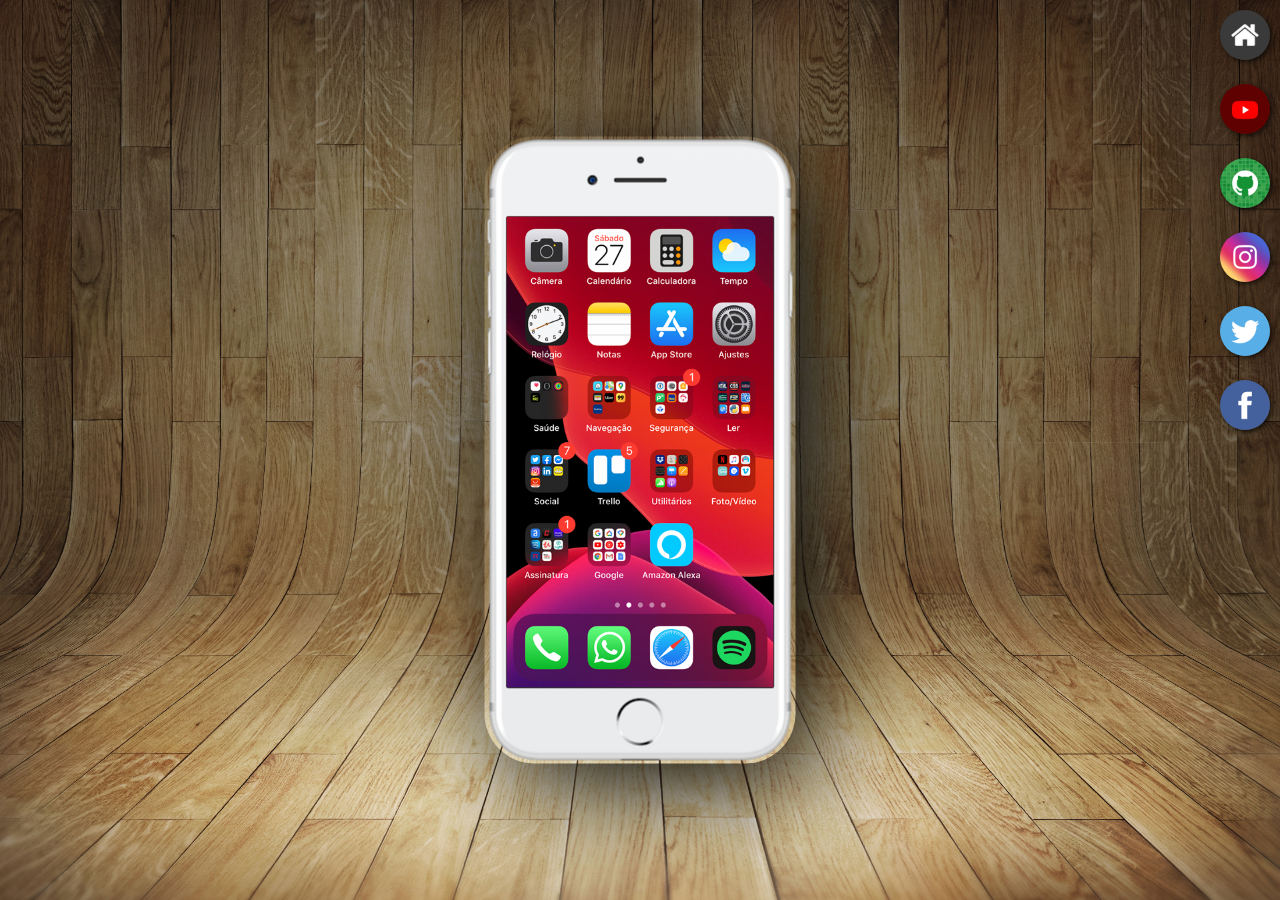
<file: index.html>
<!DOCTYPE html>
<html lang="pt-br">
<head>
    <meta charset="UTF-8">
    <meta http-equiv="X-UA-Compatible" content="IE=edge">
    <meta name="viewport" content="width=device-width, initial-scale=1.0">
    <title>Projeto Redes Sociais</title>
    <link rel="shortcut icon" href="favicon.ico" type="image/x-icon">
    <link rel="stylesheet" href="estilos/style.css">
</head>
<body>
    <main>
        <section id="telefone">
            <iframe src="home.html" name="tela" id="tela" frameborder="0"></iframe>
        </section>
        <section id="redes-sociais">

            <a href="home.html" target="tela"><img src="imagens/logo-home.jpg" alt="home"></a><br>
            <a href="youtube.html" target="tela"><img src="imagens/logo-youtube.jpg" alt="youtube"></a><br>
            <a href="github.html" target="tela"><img src="imagens/logo-github.jpg" alt="github"></a><br>
            <a href="instagram.html" target="tela"><img src="imagens/logo-instagram.jpg" alt="instagram"></a><br>
            <a href="twitter.html" target="tela"><img src="imagens/logo-twitter.jpg" alt="twitter"></a><br>
            <a href="facebook.html" target="tela"><img src="imagens/logo-facebook.jpg" alt="facebook"></a>
        </section>
    </main>
    
</body>
</html>
</file>
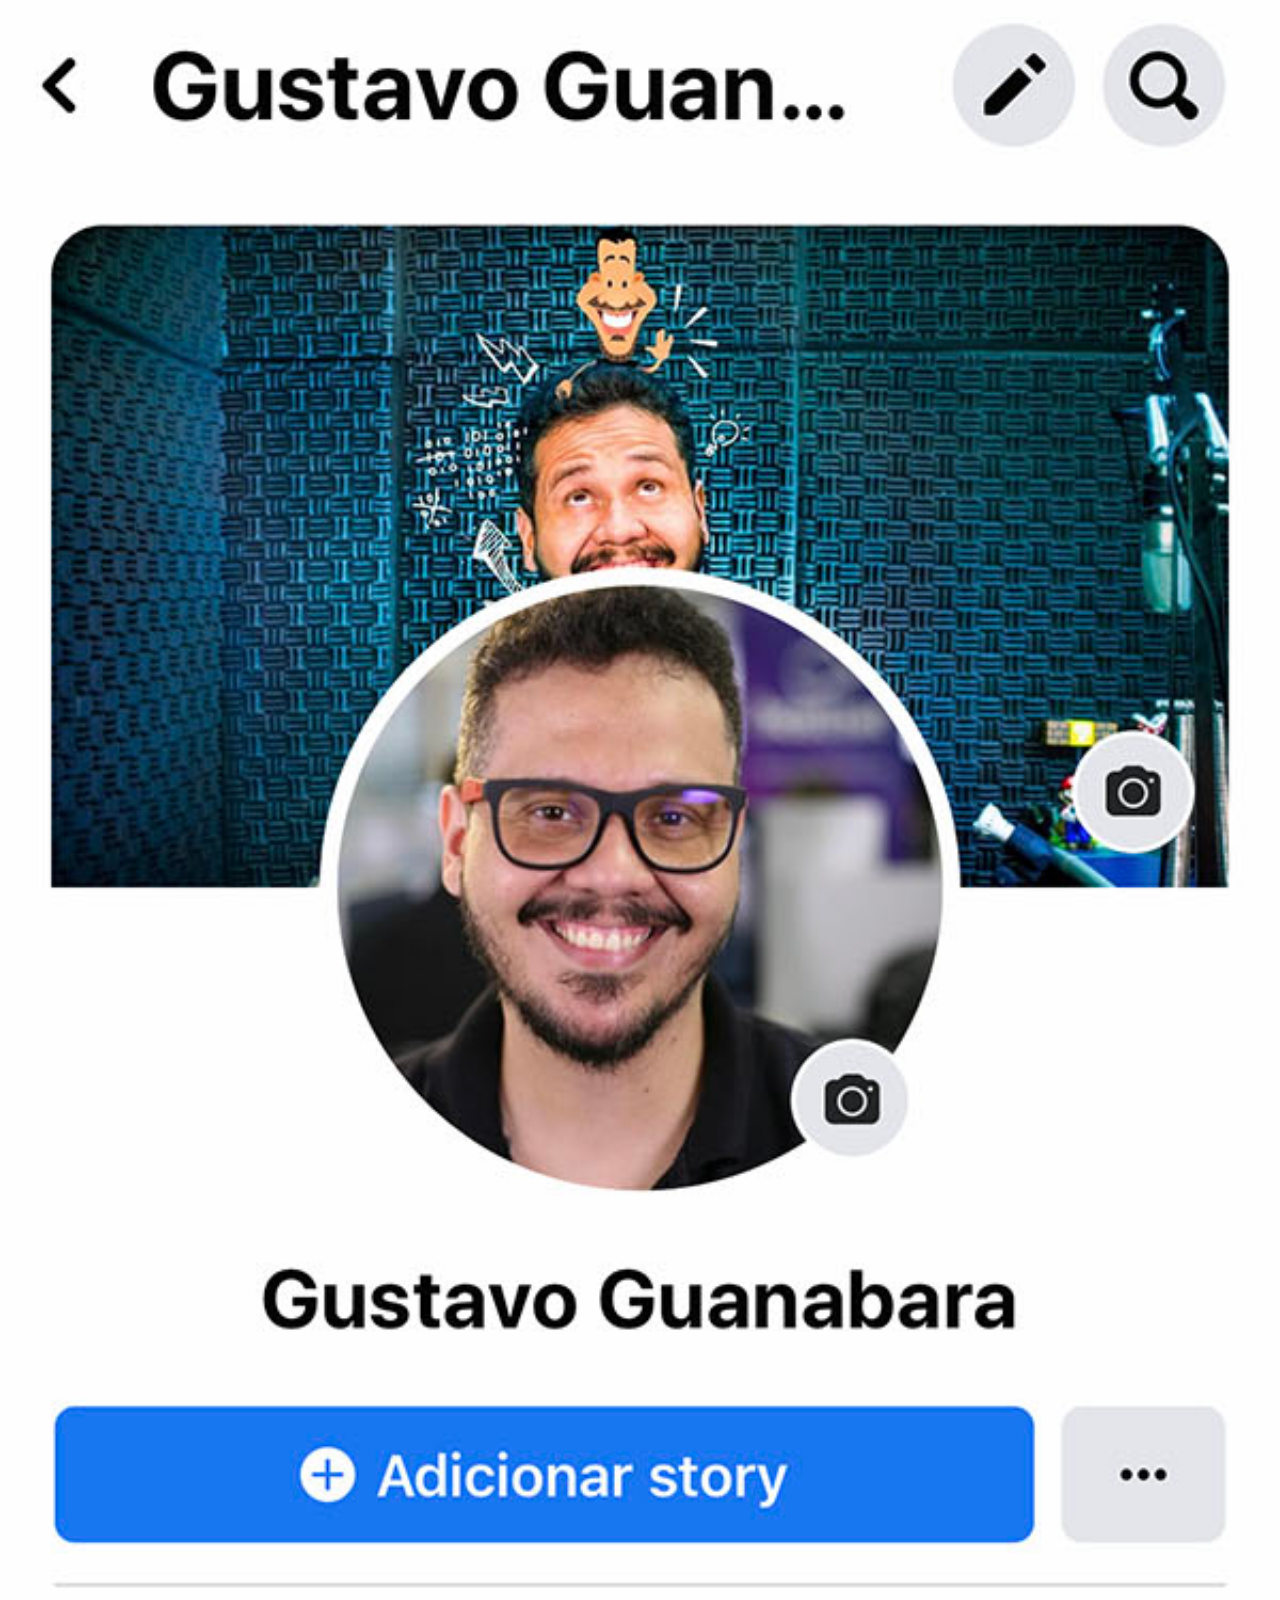
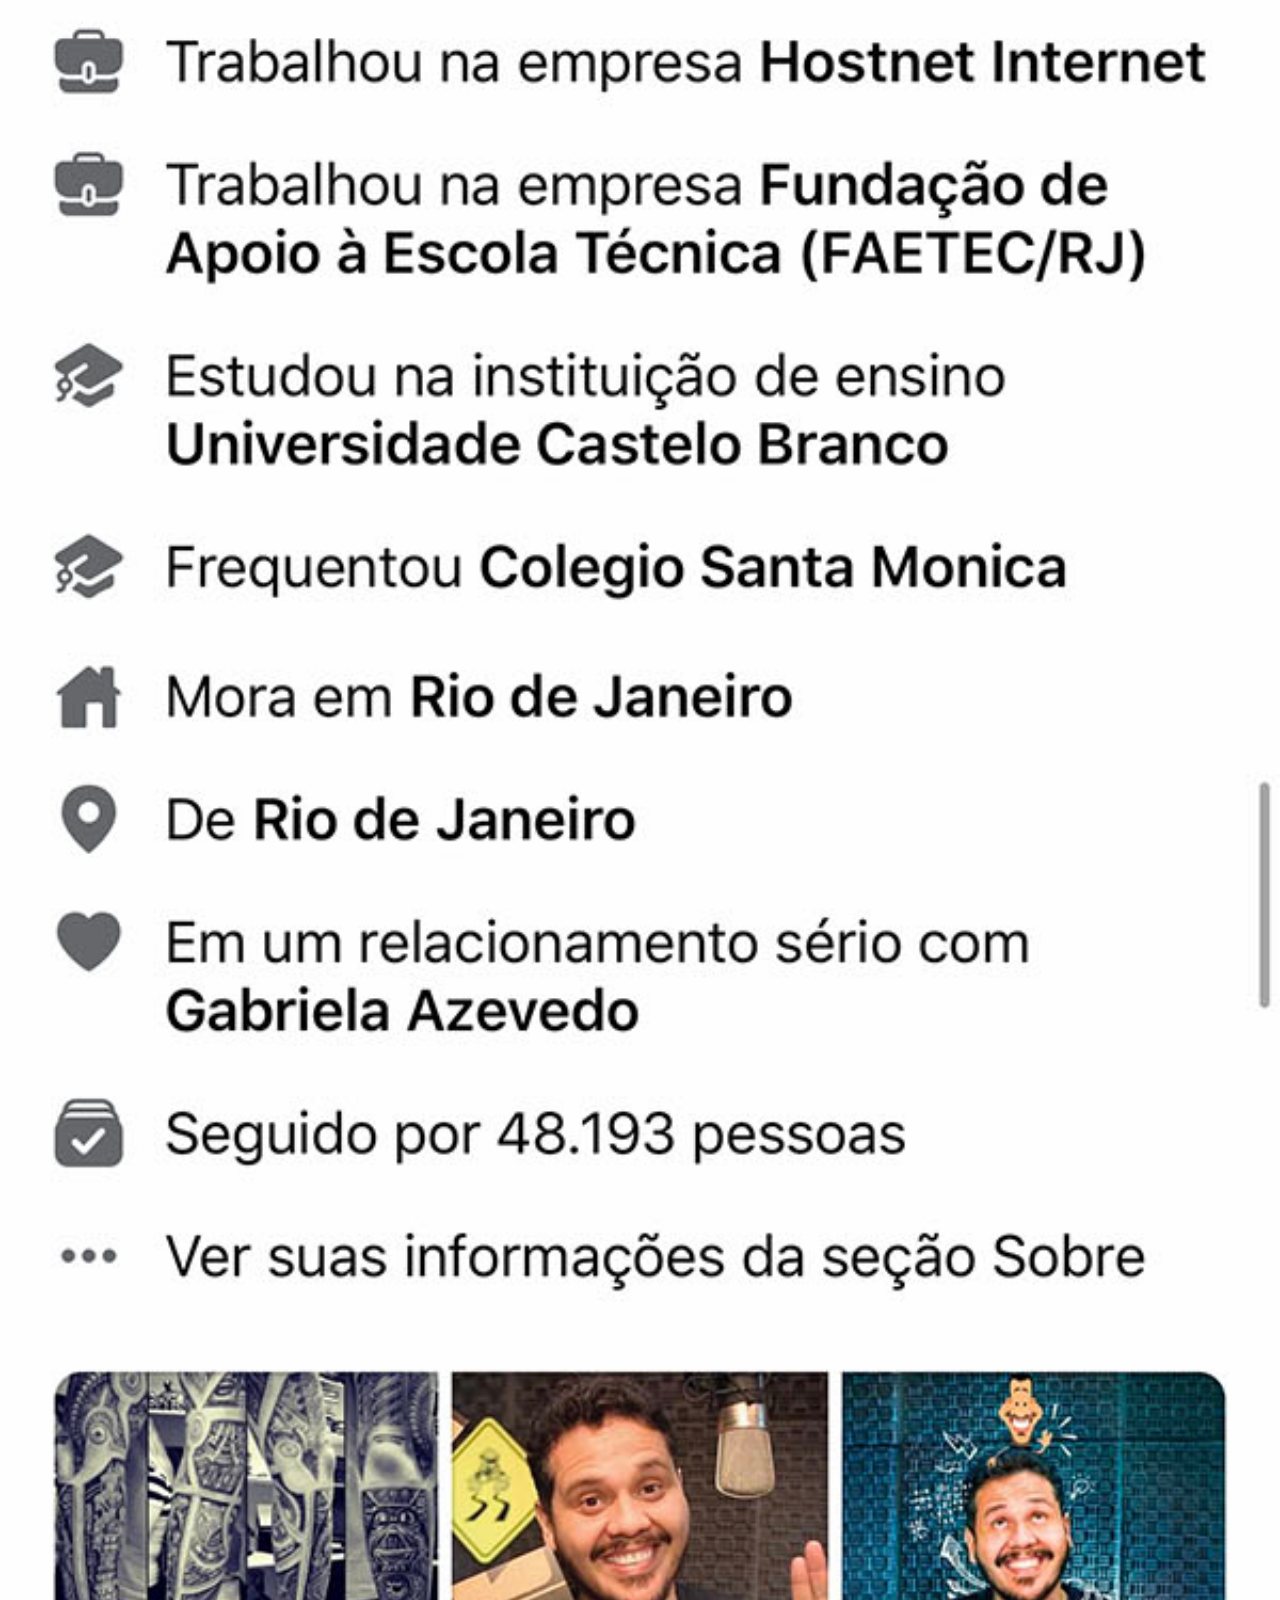
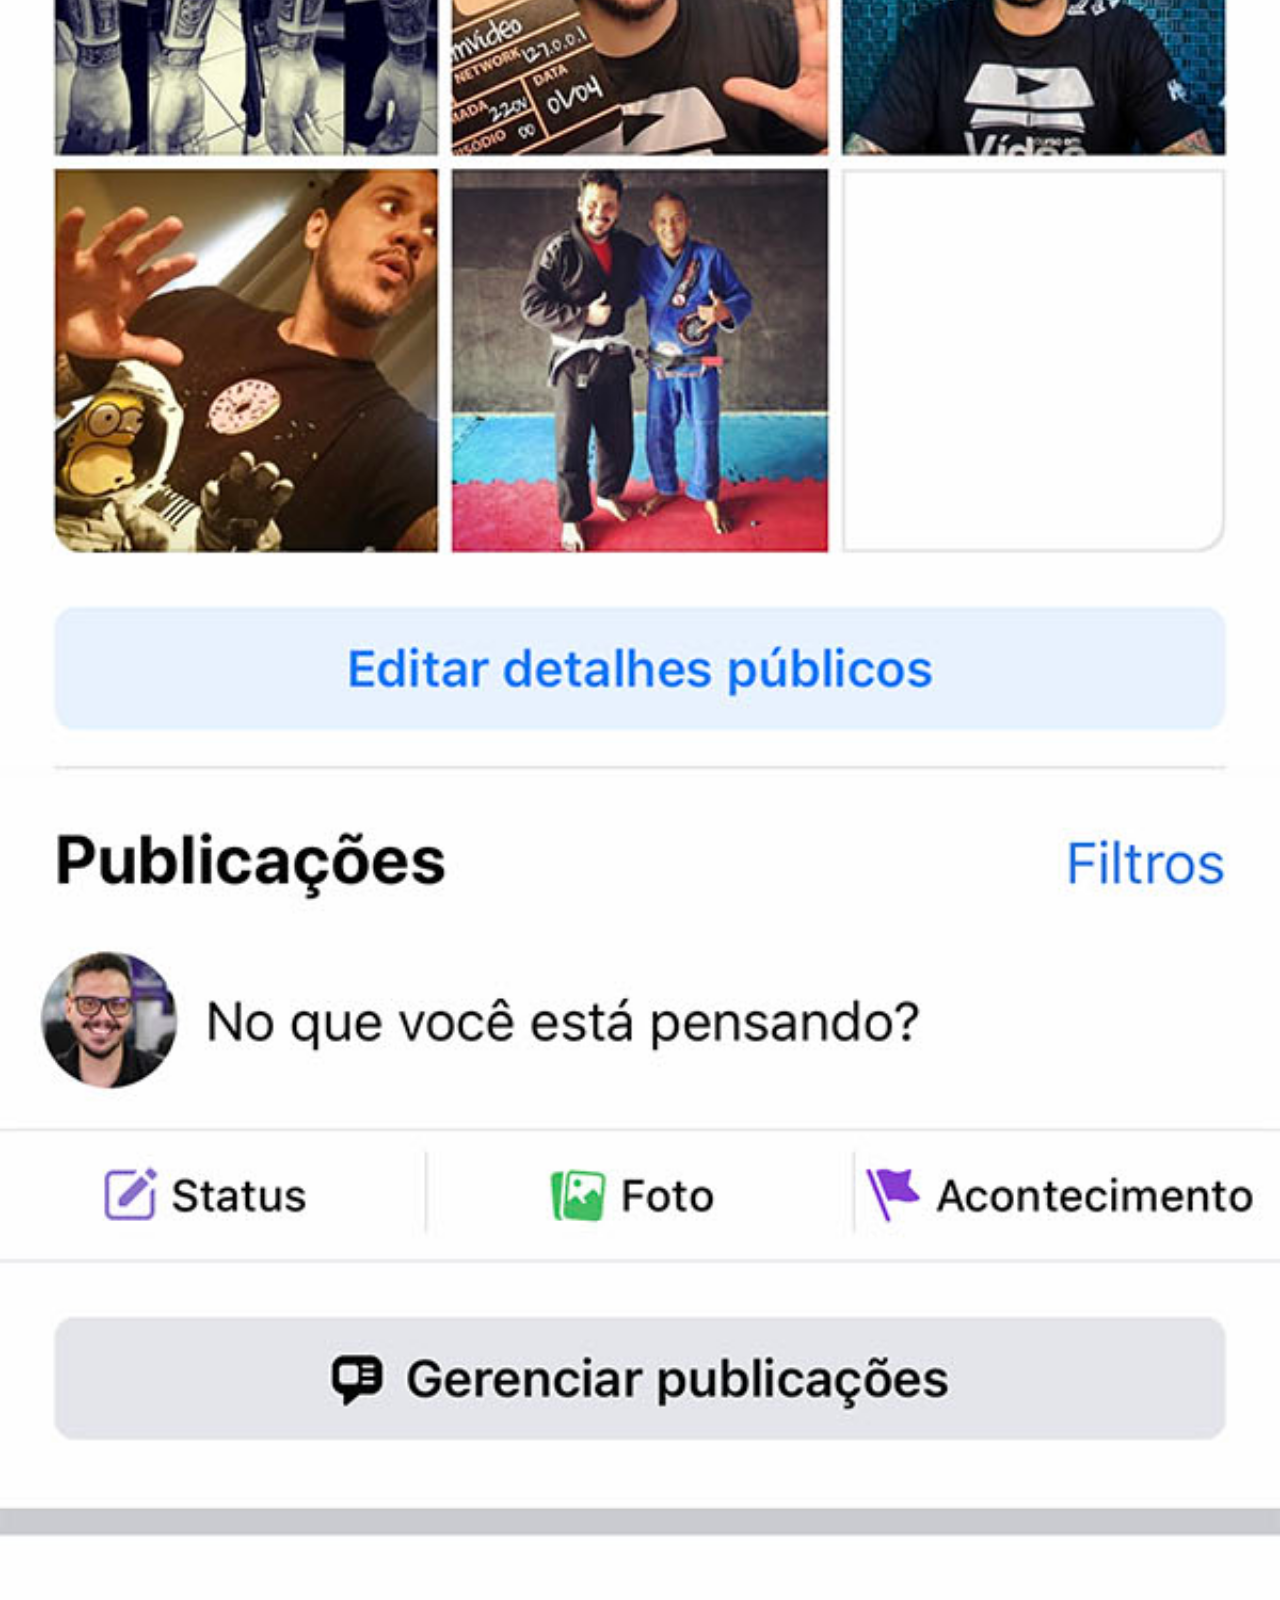
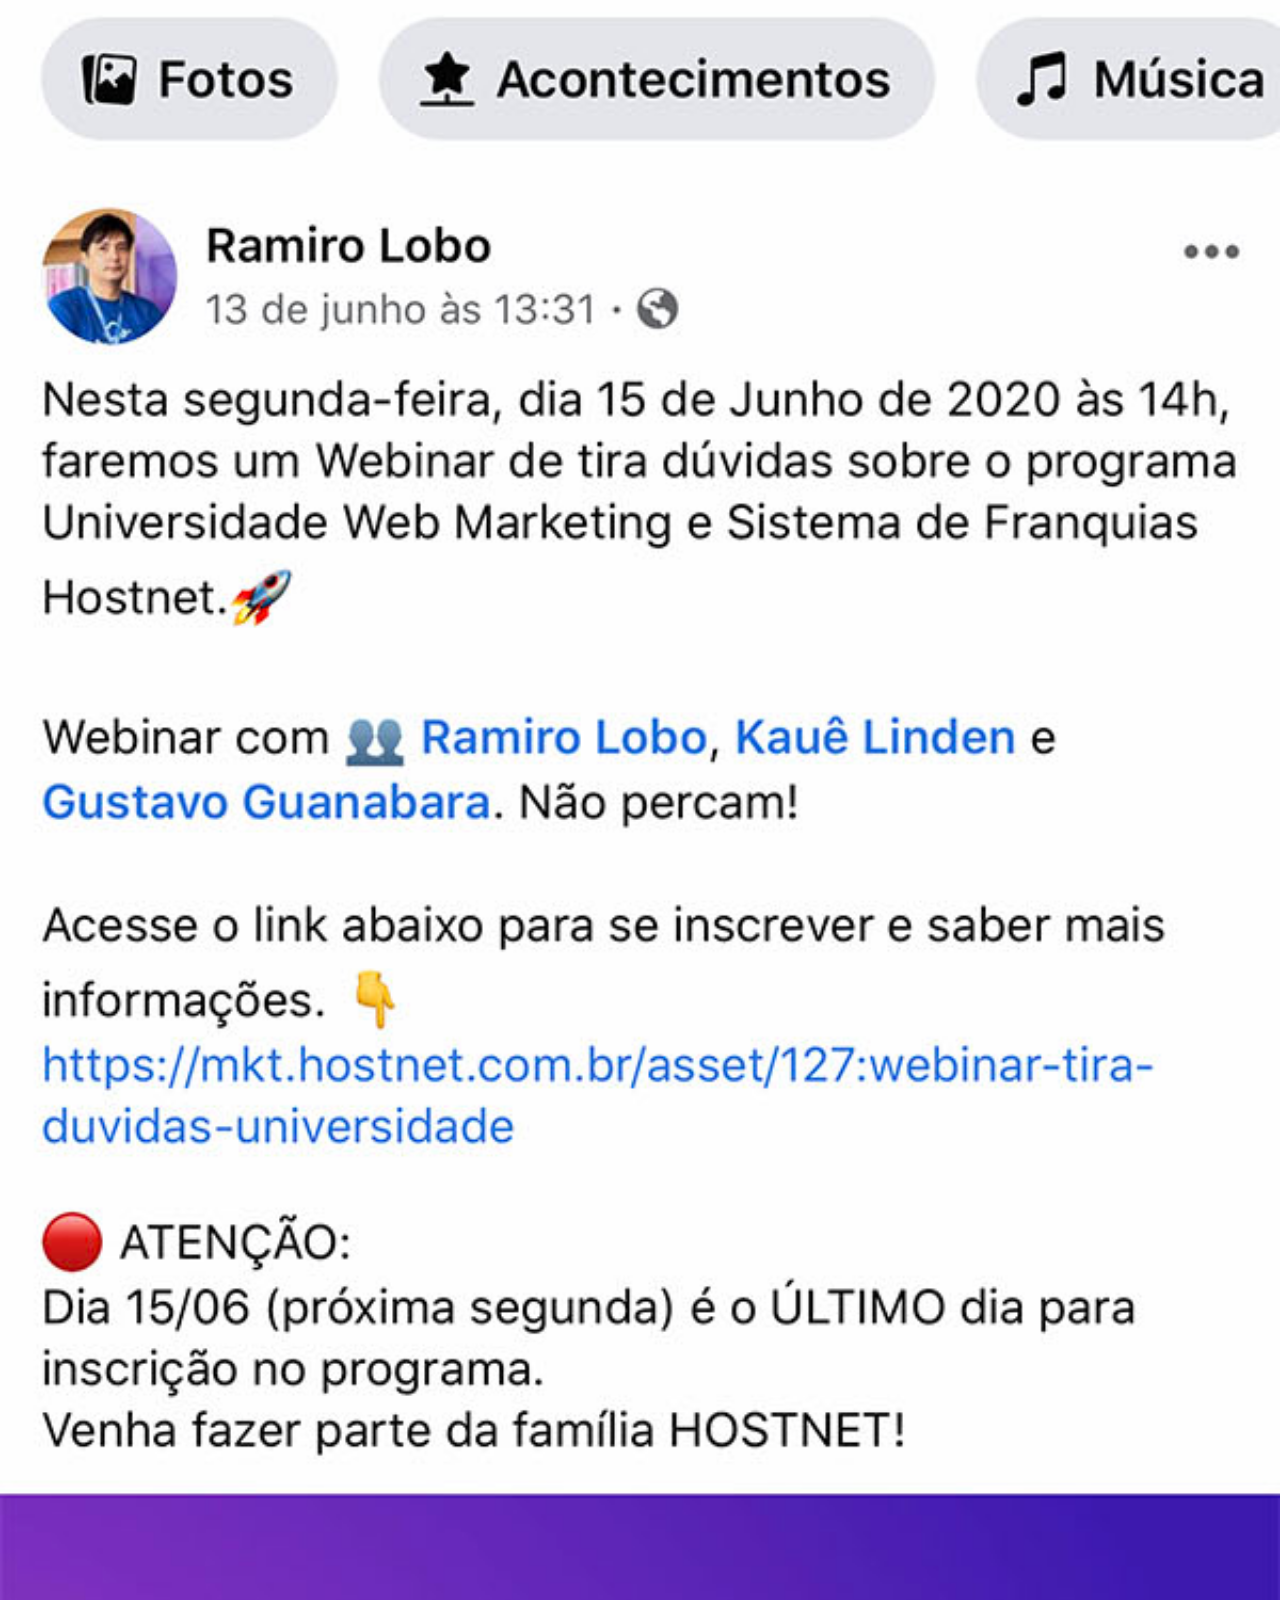
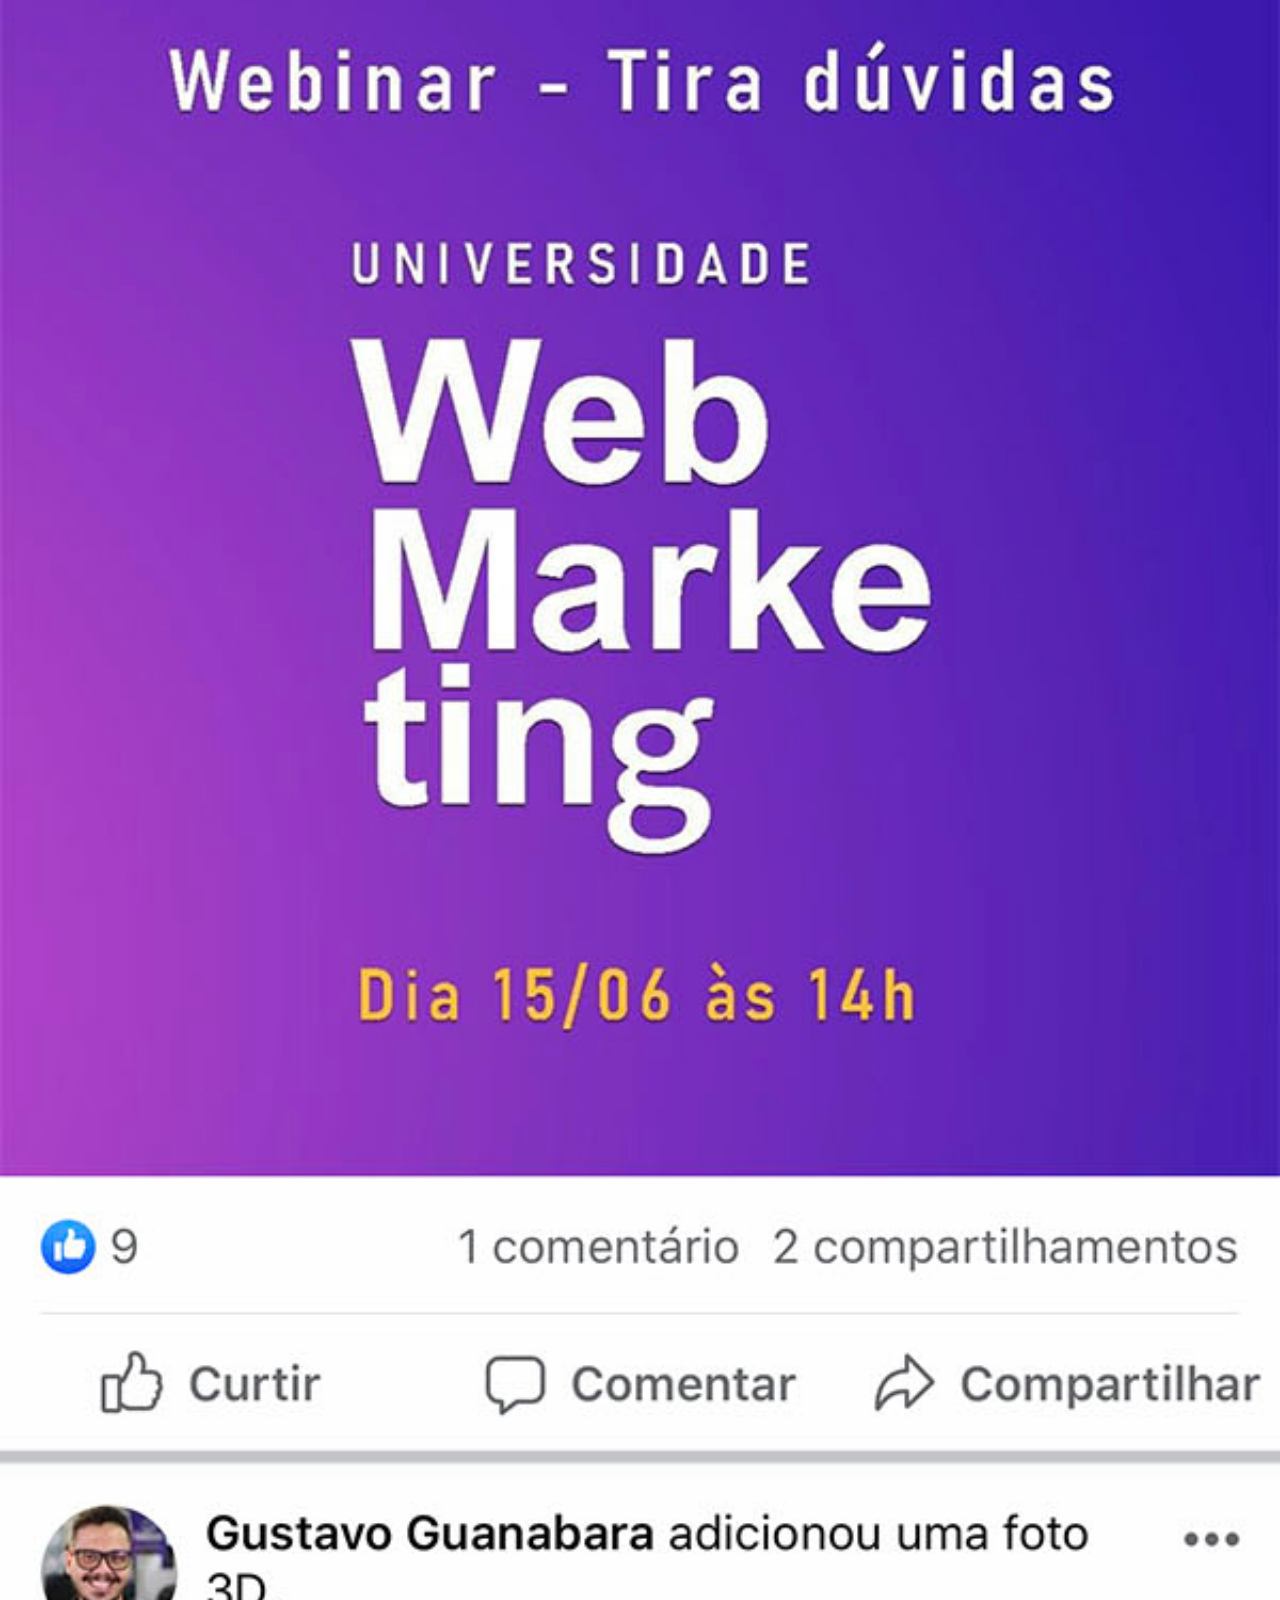
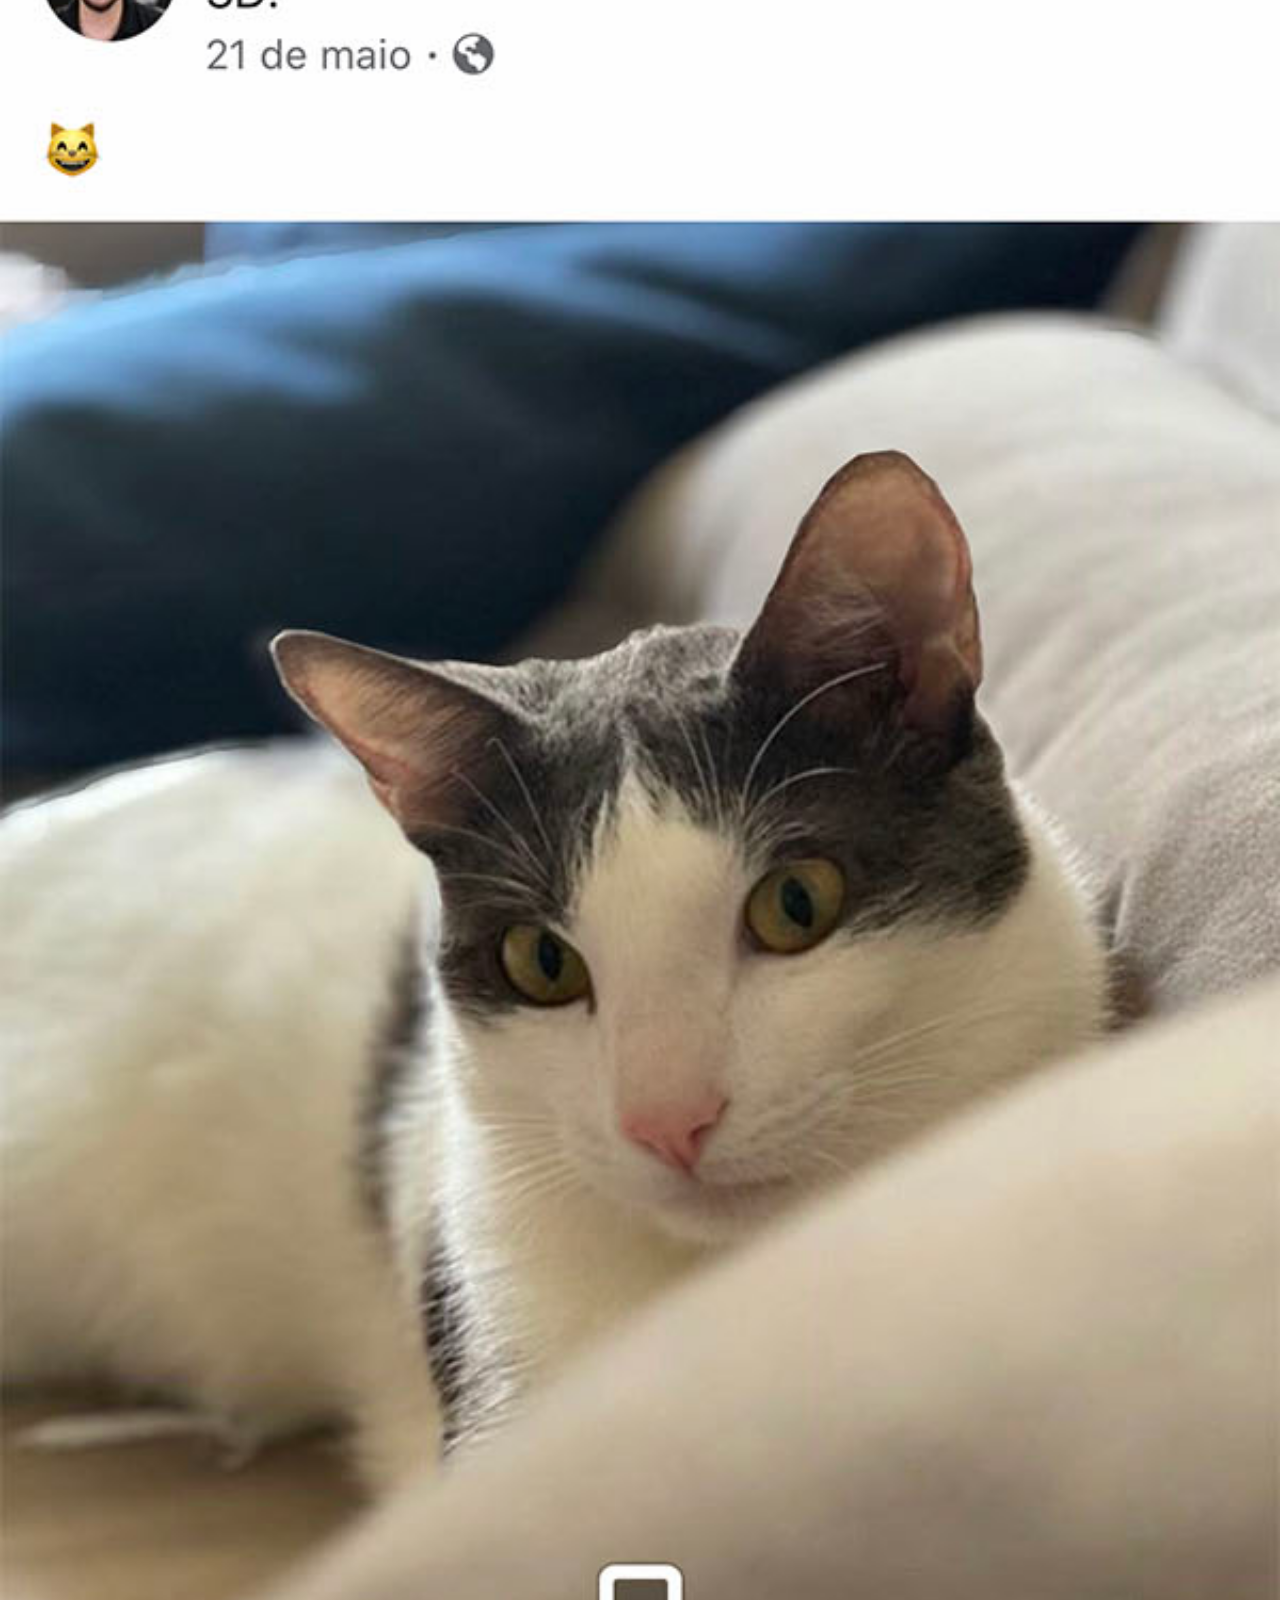
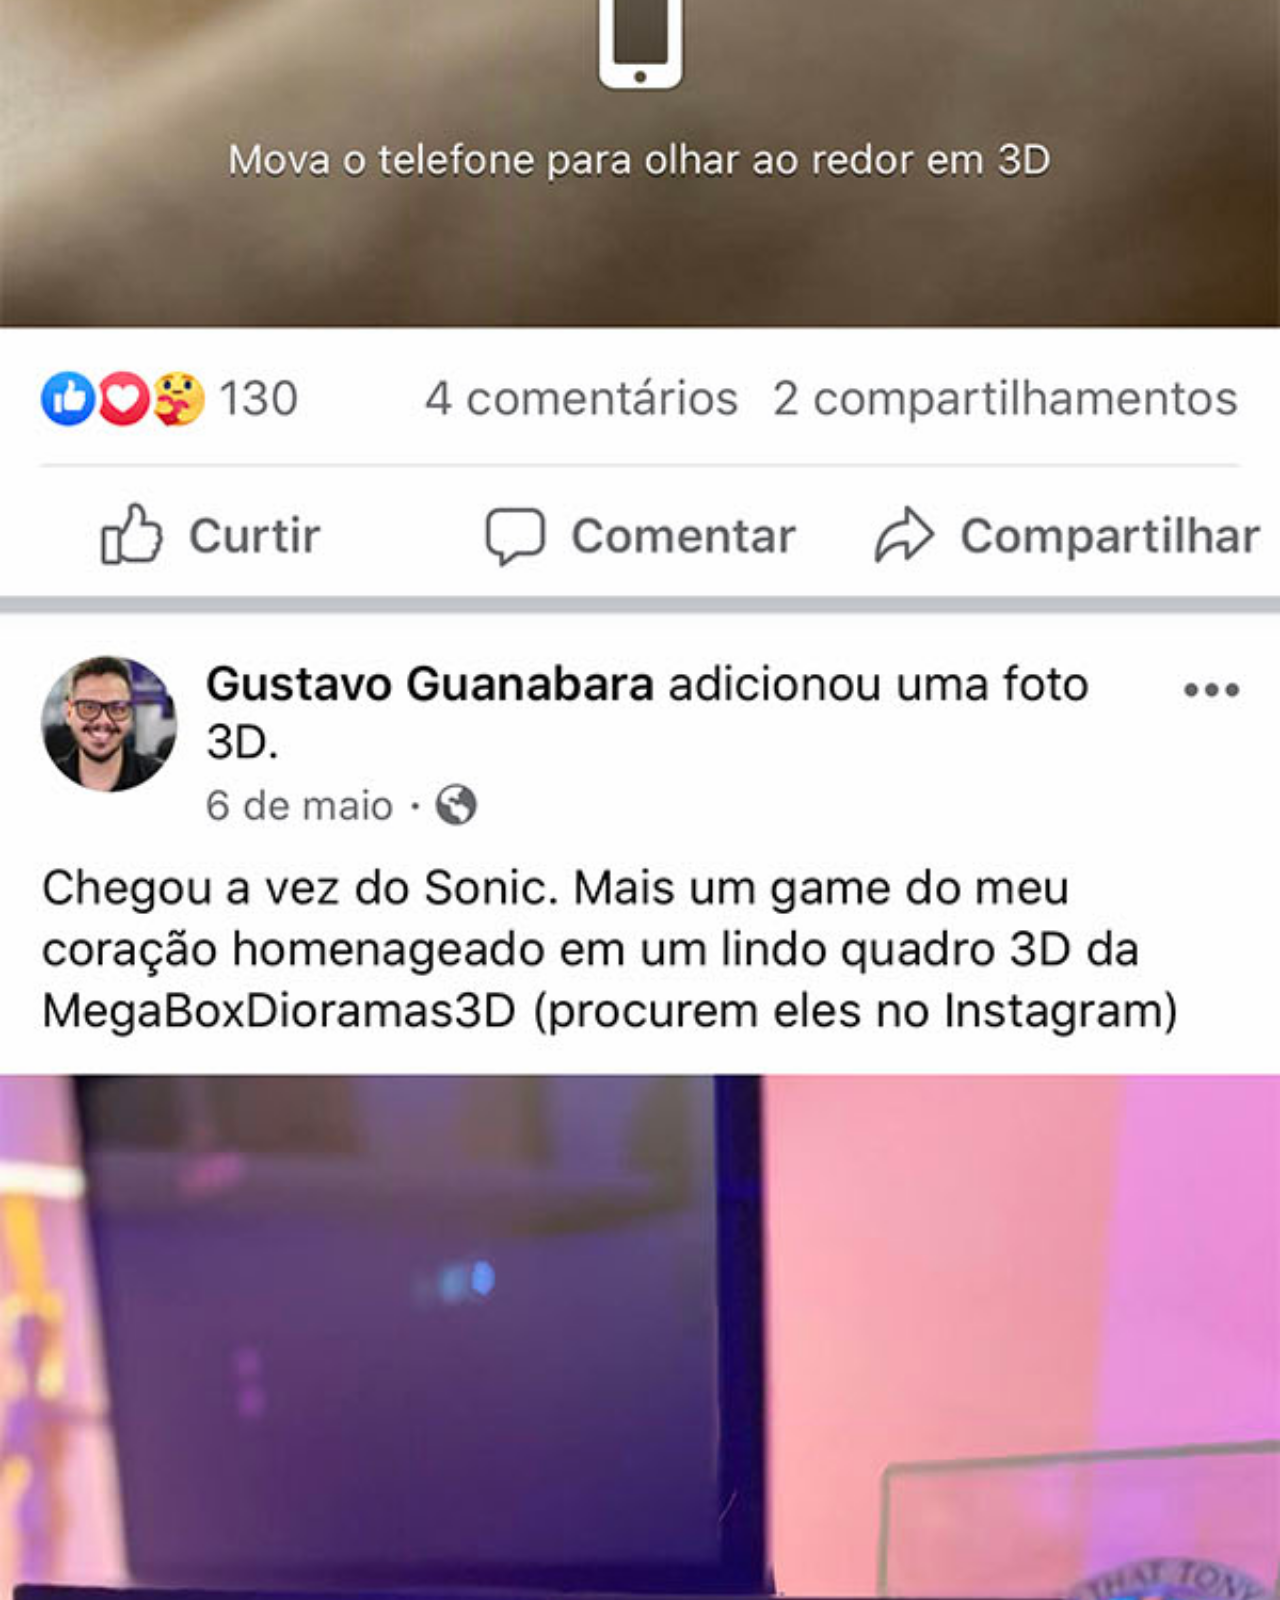
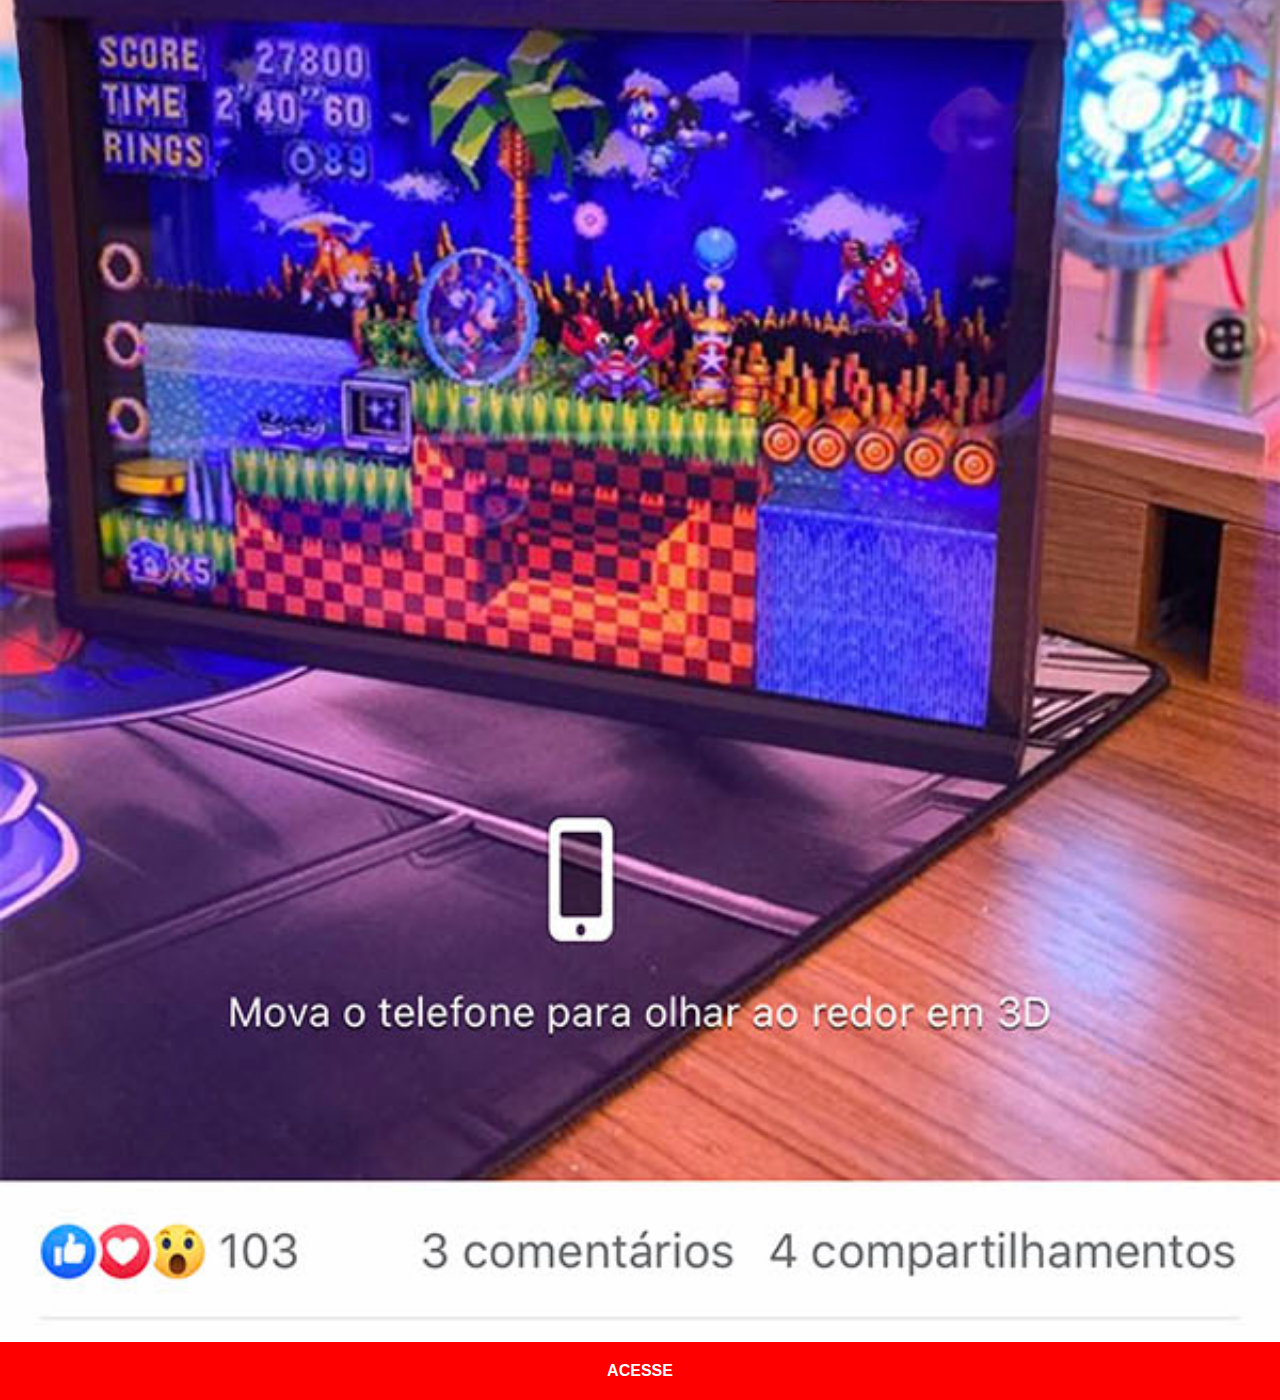
<file: facebook.html>
<!DOCTYPE html>
<html lang="pt-br">
<head>
    <meta charset="UTF-8">
    <meta http-equiv="X-UA-Compatible" content="IE=edge">
    <meta name="viewport" content="width=device-width, initial-scale=1.0">
    <title>Facebook</title>
    <link rel="stylesheet" href="estilos/social.css">
</head>
<body>
    <img src="imagens/tela-facebook.jpg" alt="Facebook">
    <a href="https://www.youtube.com" target="_blank">ACESSE</a>
    
</body>
</html>
</file>
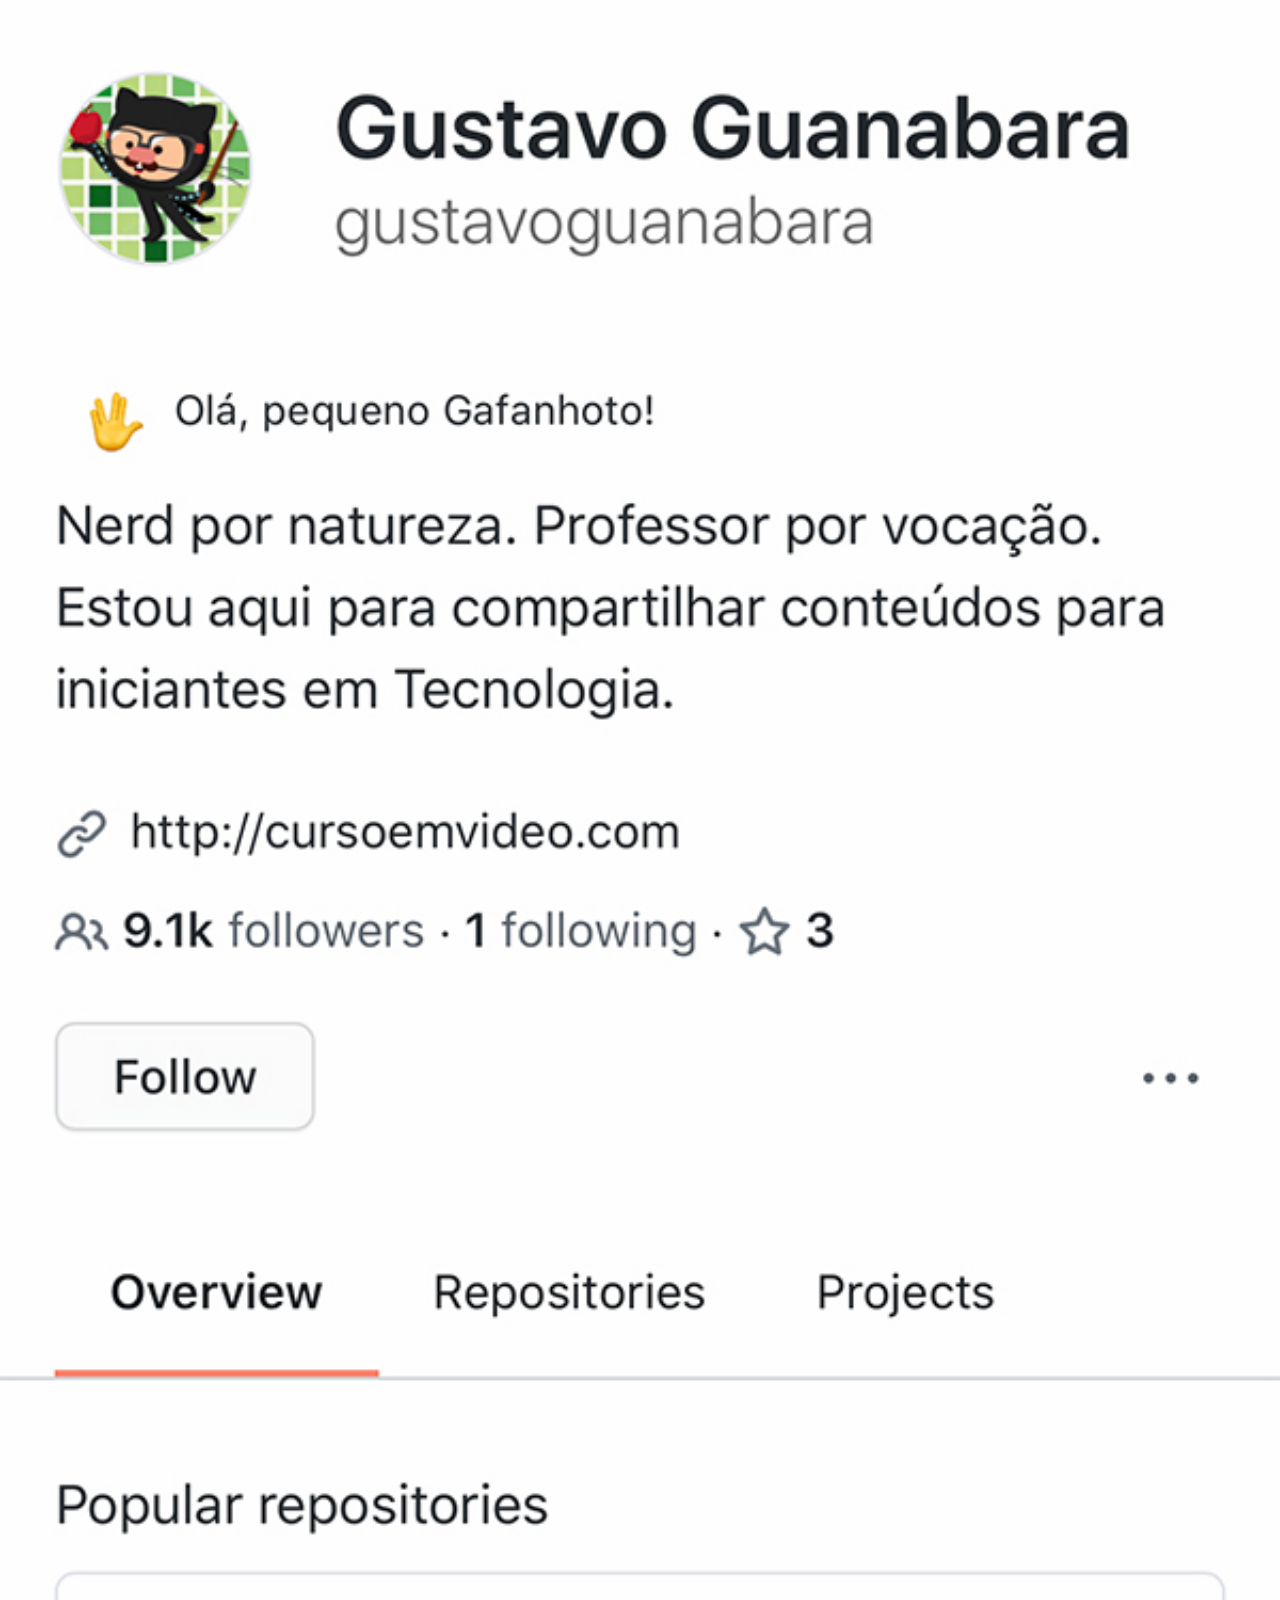
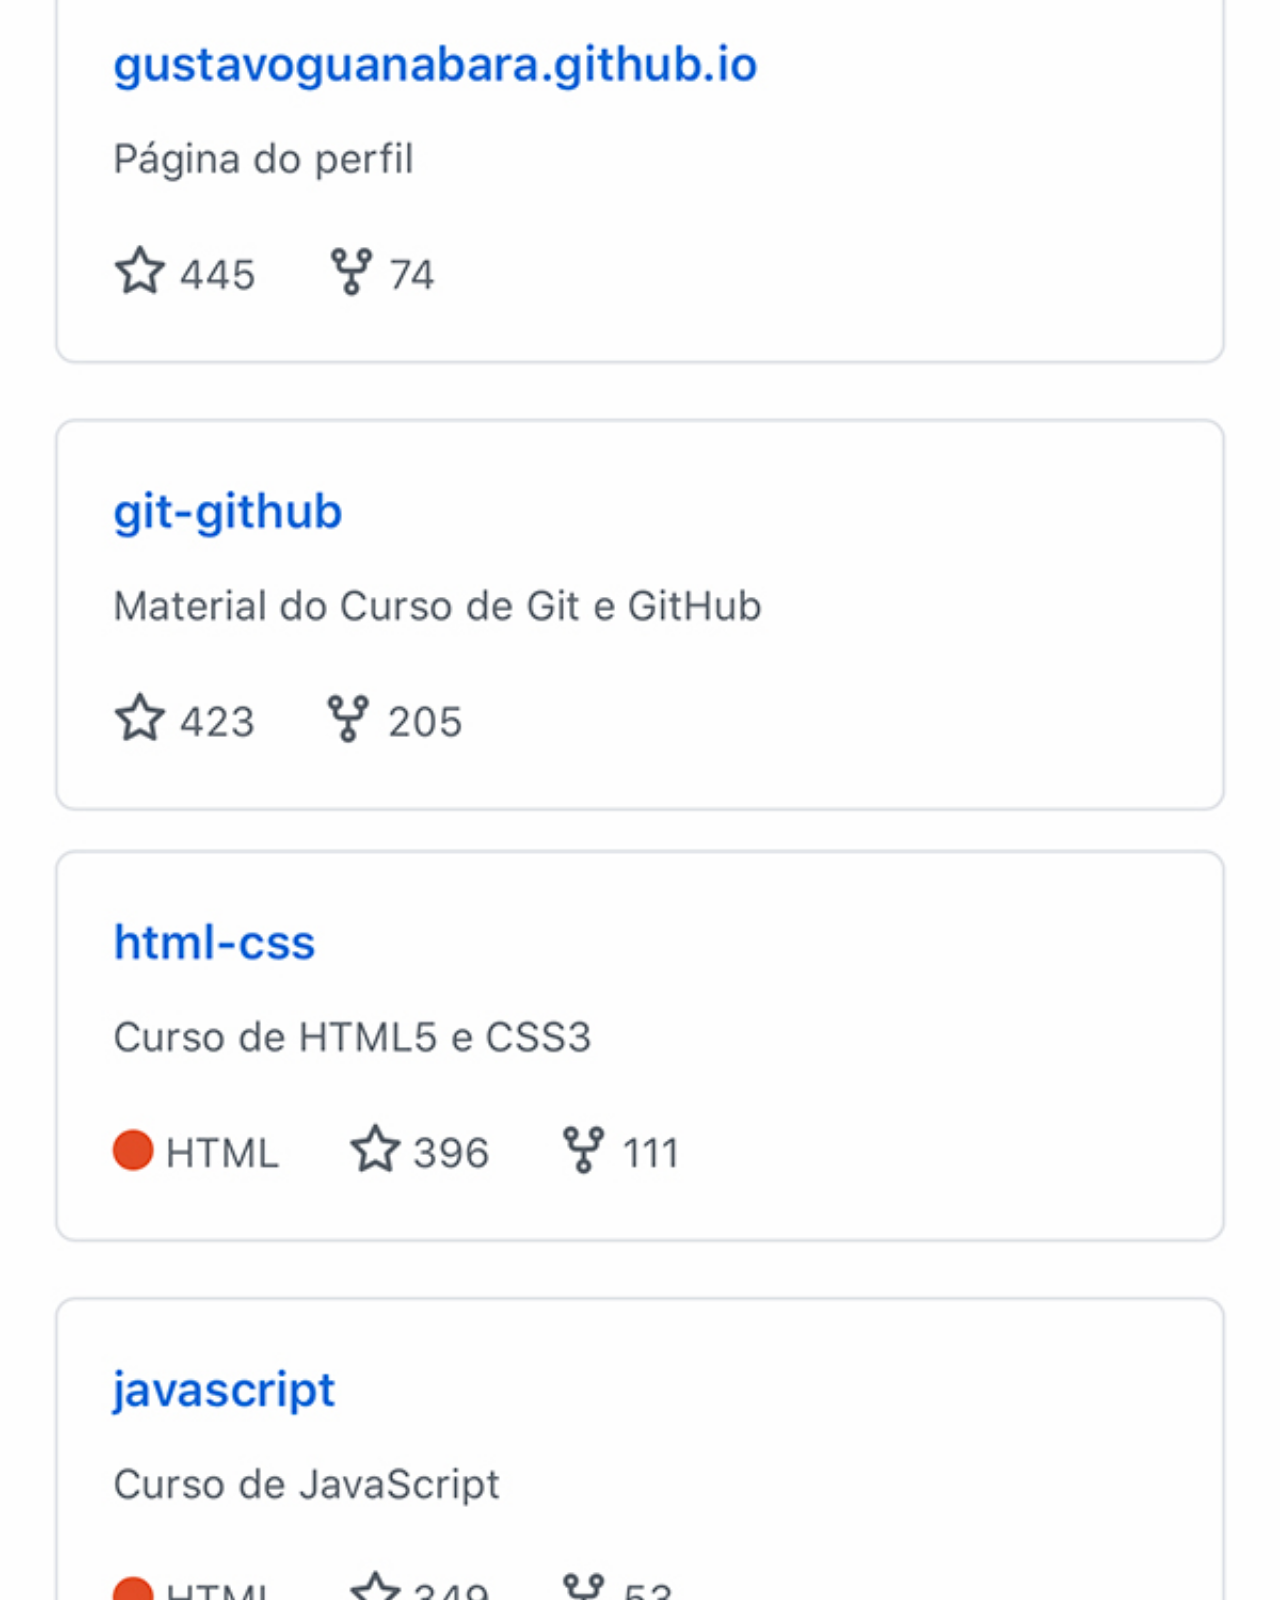
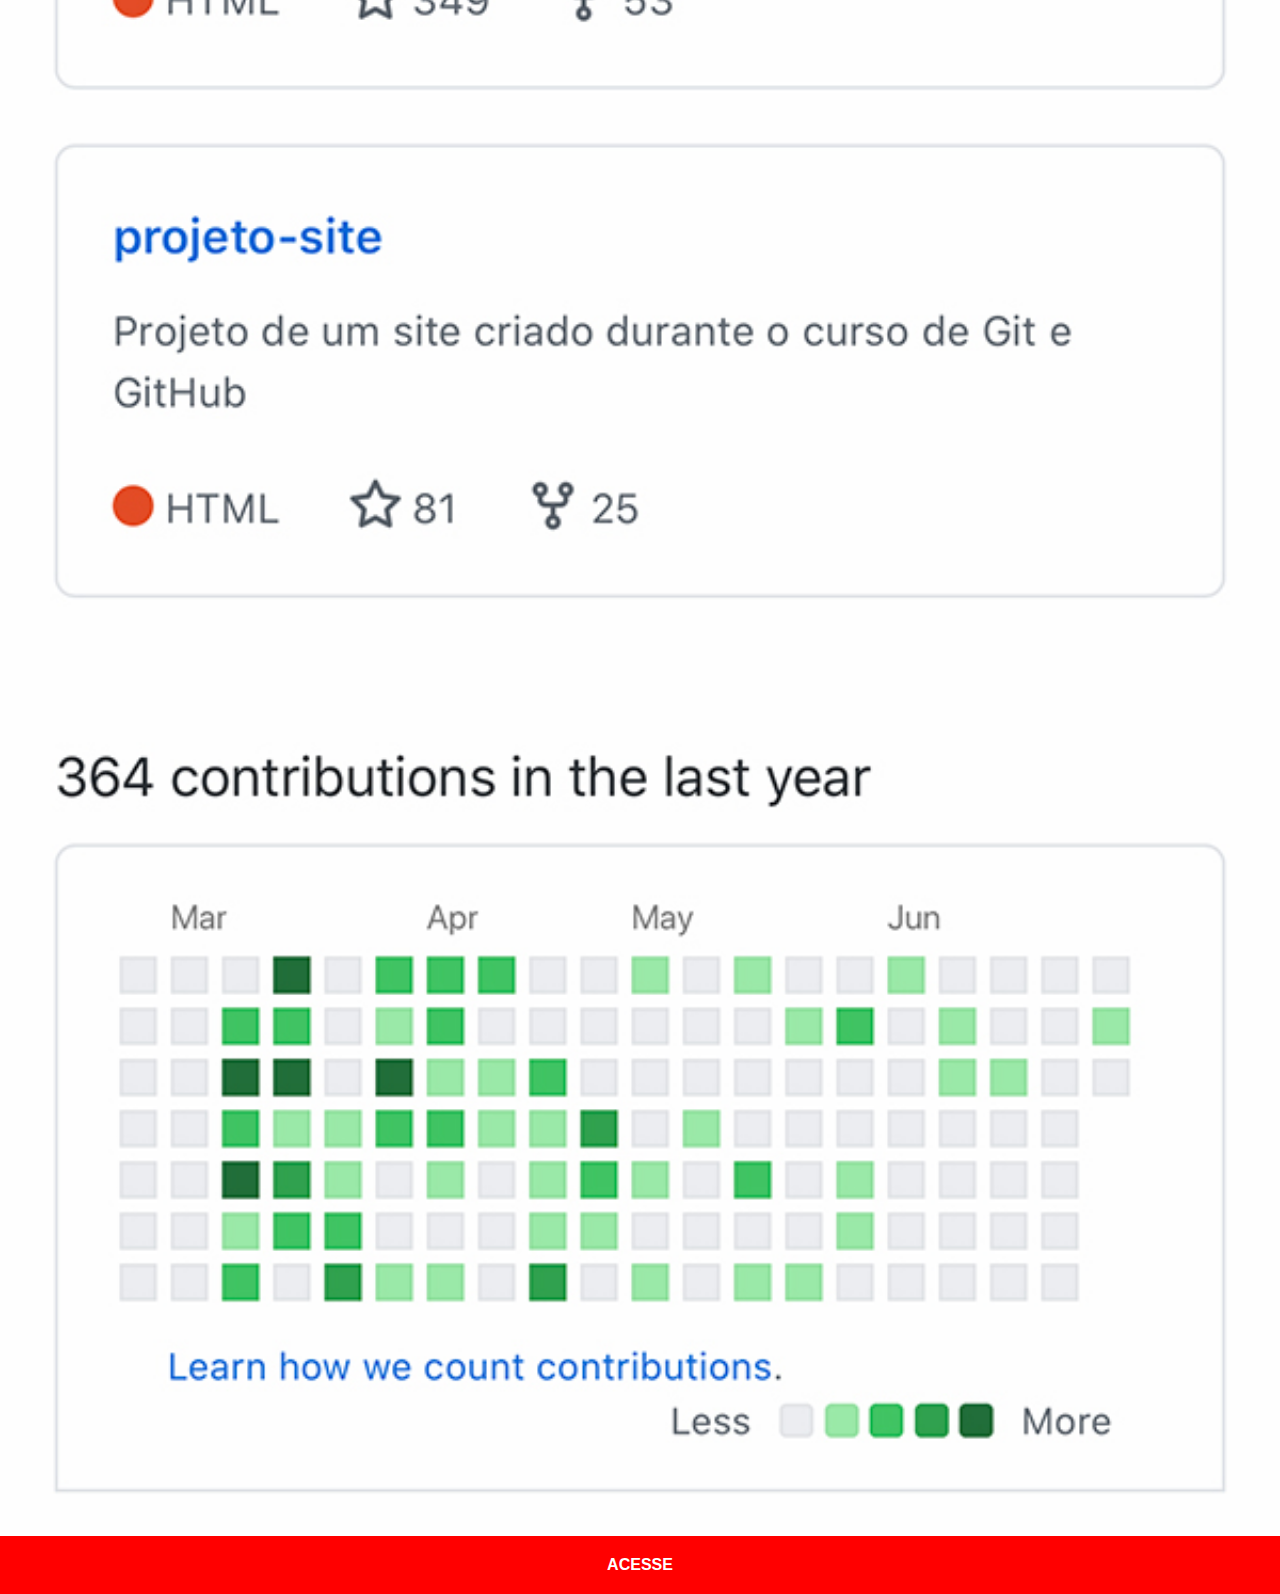
<file: github.html>
<!DOCTYPE html>
<html lang="pt-br">
<head>
    <meta charset="UTF-8">
    <meta http-equiv="X-UA-Compatible" content="IE=edge">
    <meta name="viewport" content="width=device-width, initial-scale=1.0">
    <title>GitHub</title>
    <link rel="stylesheet" href="estilos/social.css">
</head>
<body>
    <img src="imagens/tela-github.jpg" alt="GitHub">
    <a href="https://www.github.com" target="_blank">ACESSE</a>
    
</body>
</html>
</file>
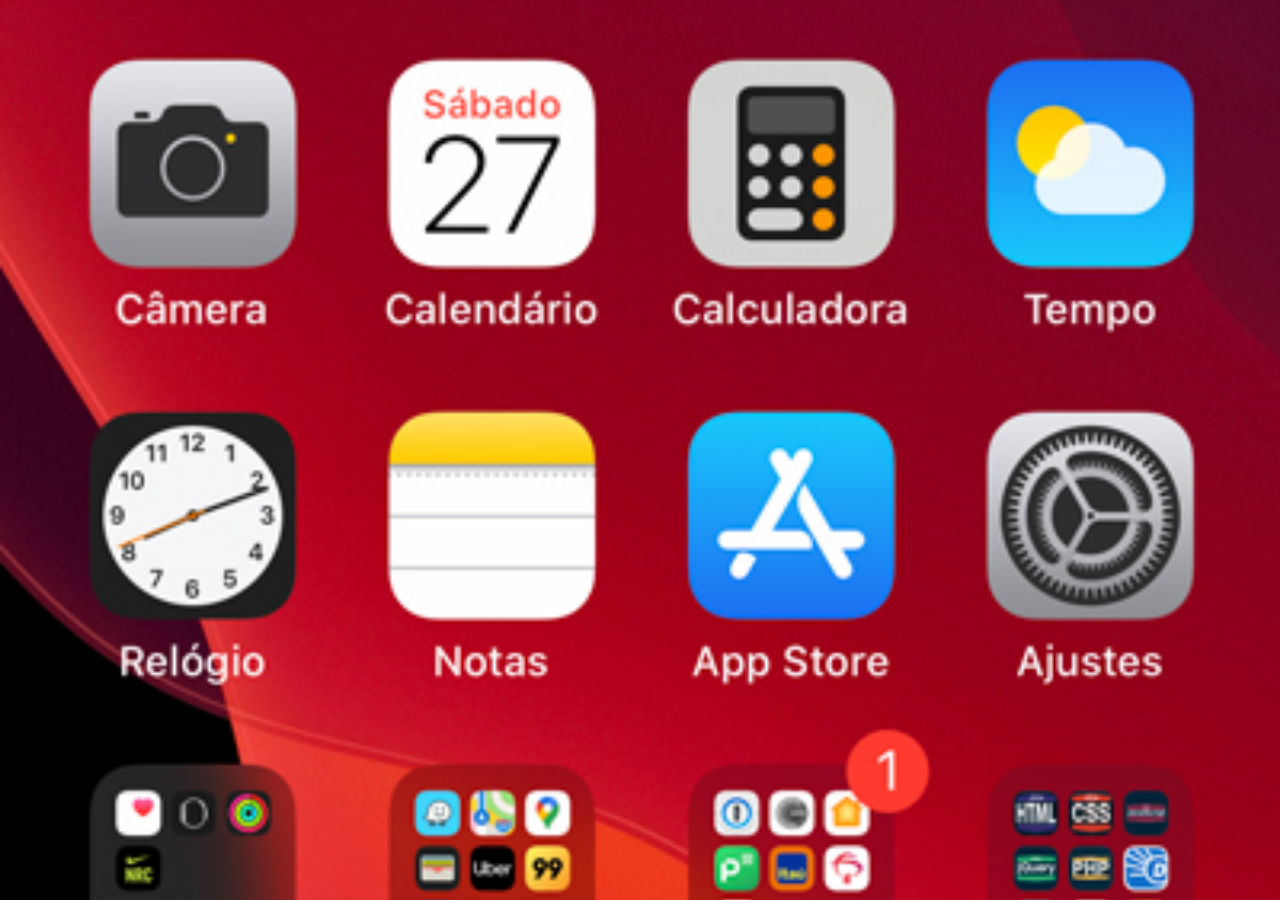
<file: home.html>
<!DOCTYPE html>
<html lang="pt-br">
<head>
    <meta charset="UTF-8">
    <meta http-equiv="X-UA-Compatible" content="IE=edge">
    <meta name="viewport" content="width=device-width, initial-scale=1.0">
    <title>home</title>
</head>
<style>
    *{
        margin: 0px;
        padding: 0px;
    }
    body{
        width: 100vw;
        height: 100vh;
        background: black url('imagens/tela-home.jpg') no-repeat top center;
        background-size: cover;
    }
</style>
<body>
    
</body>
</html>
</file>
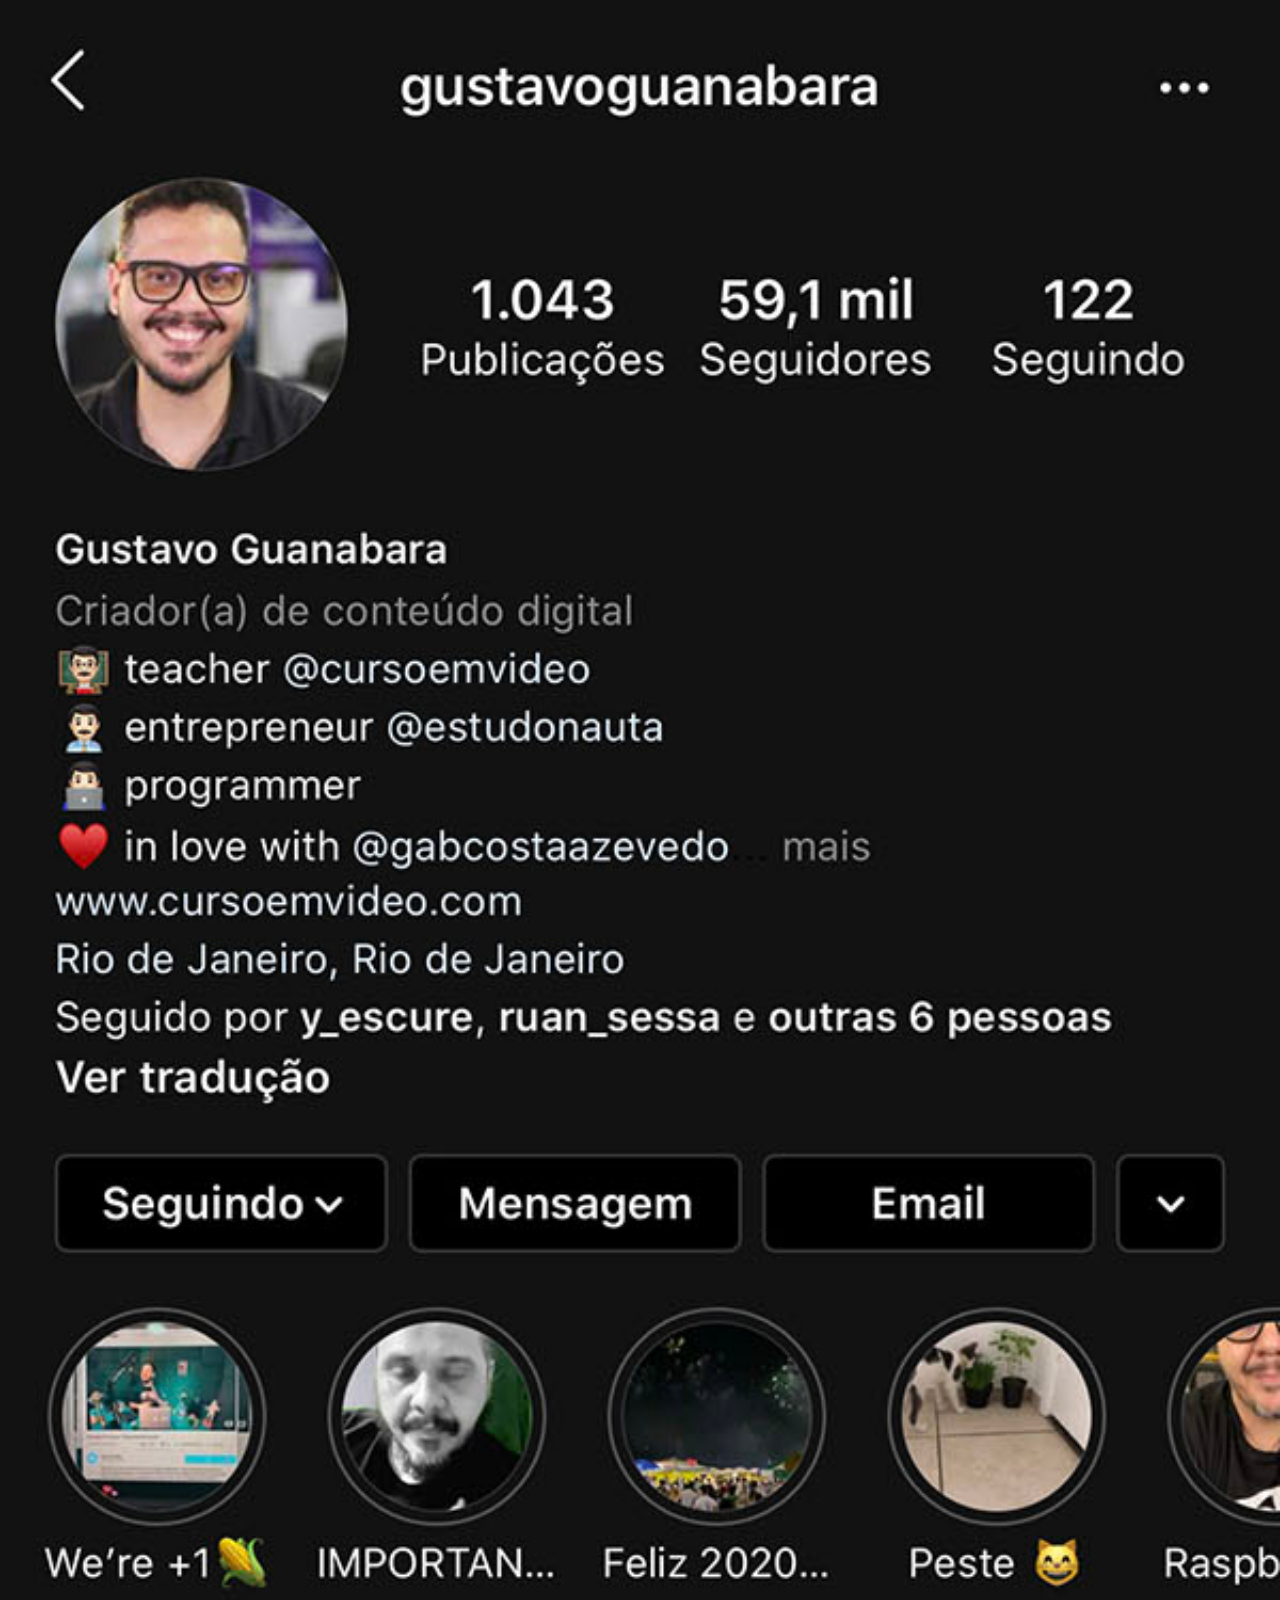
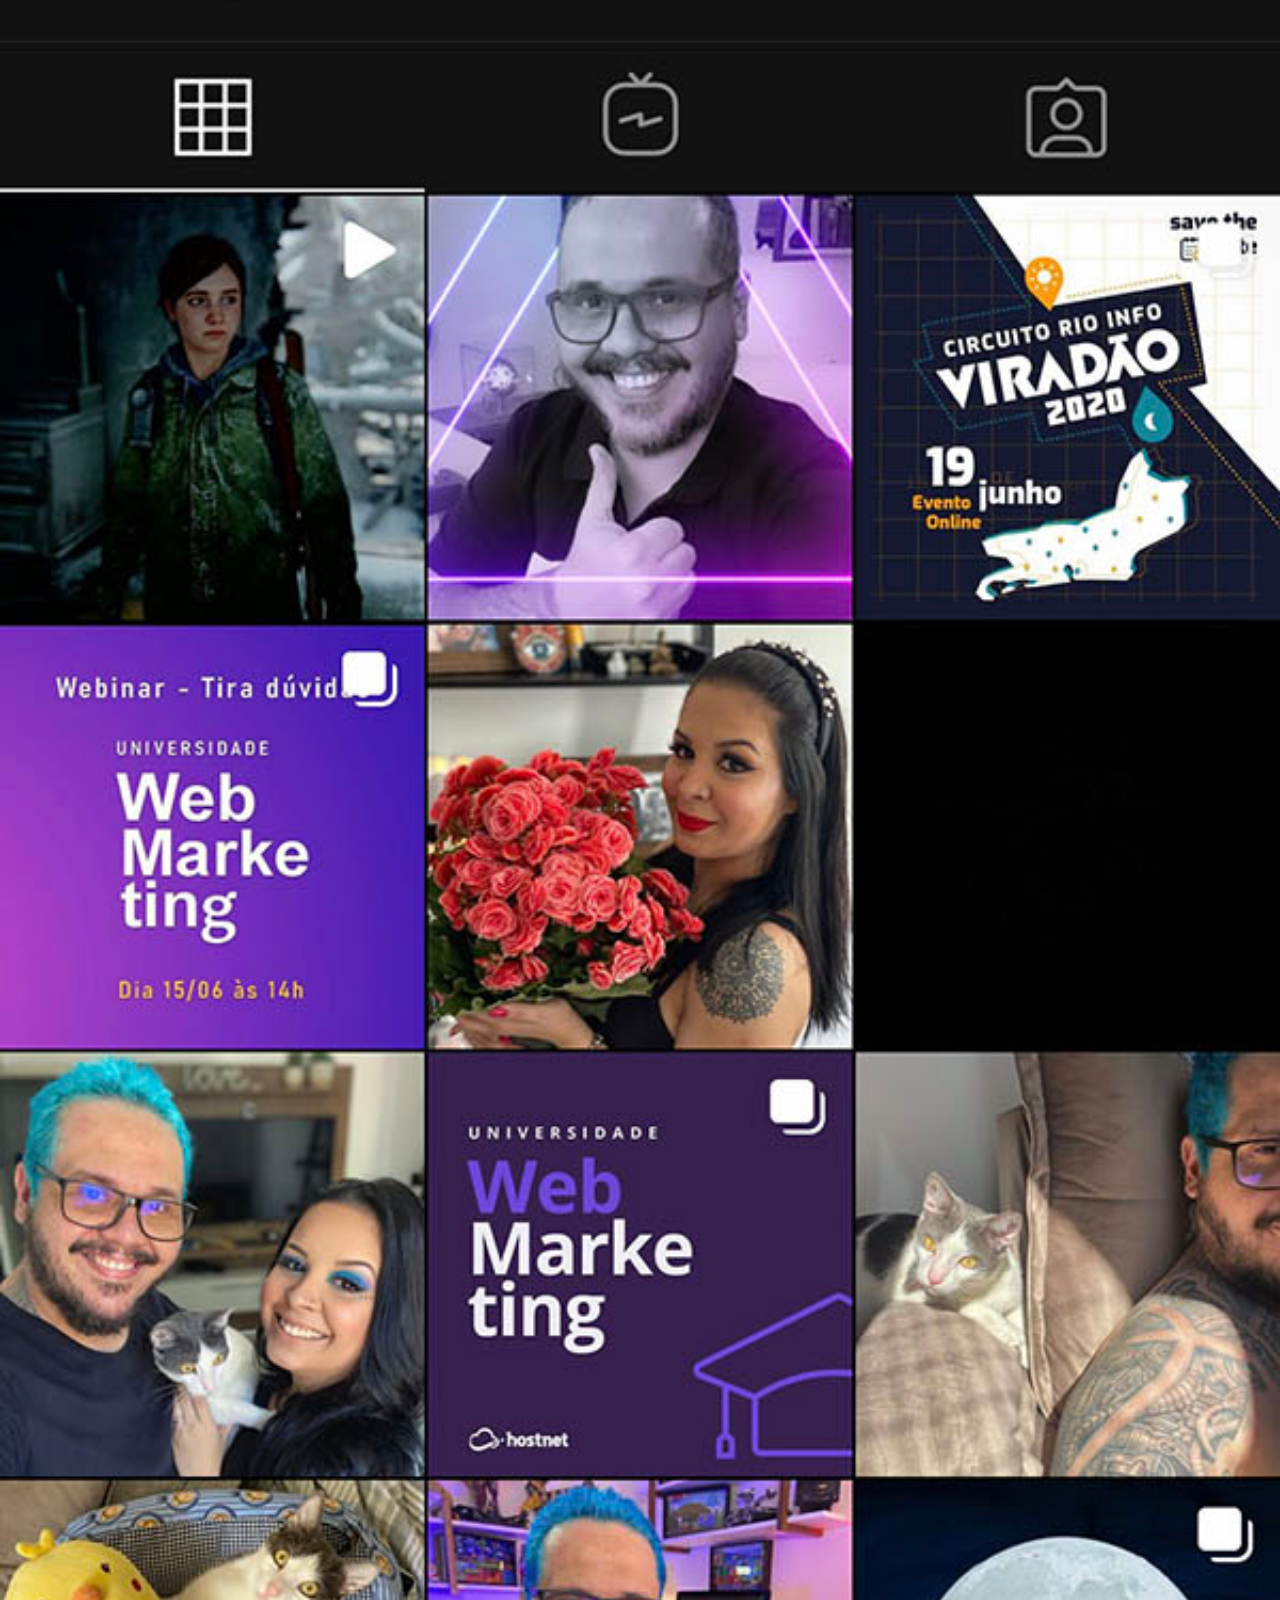
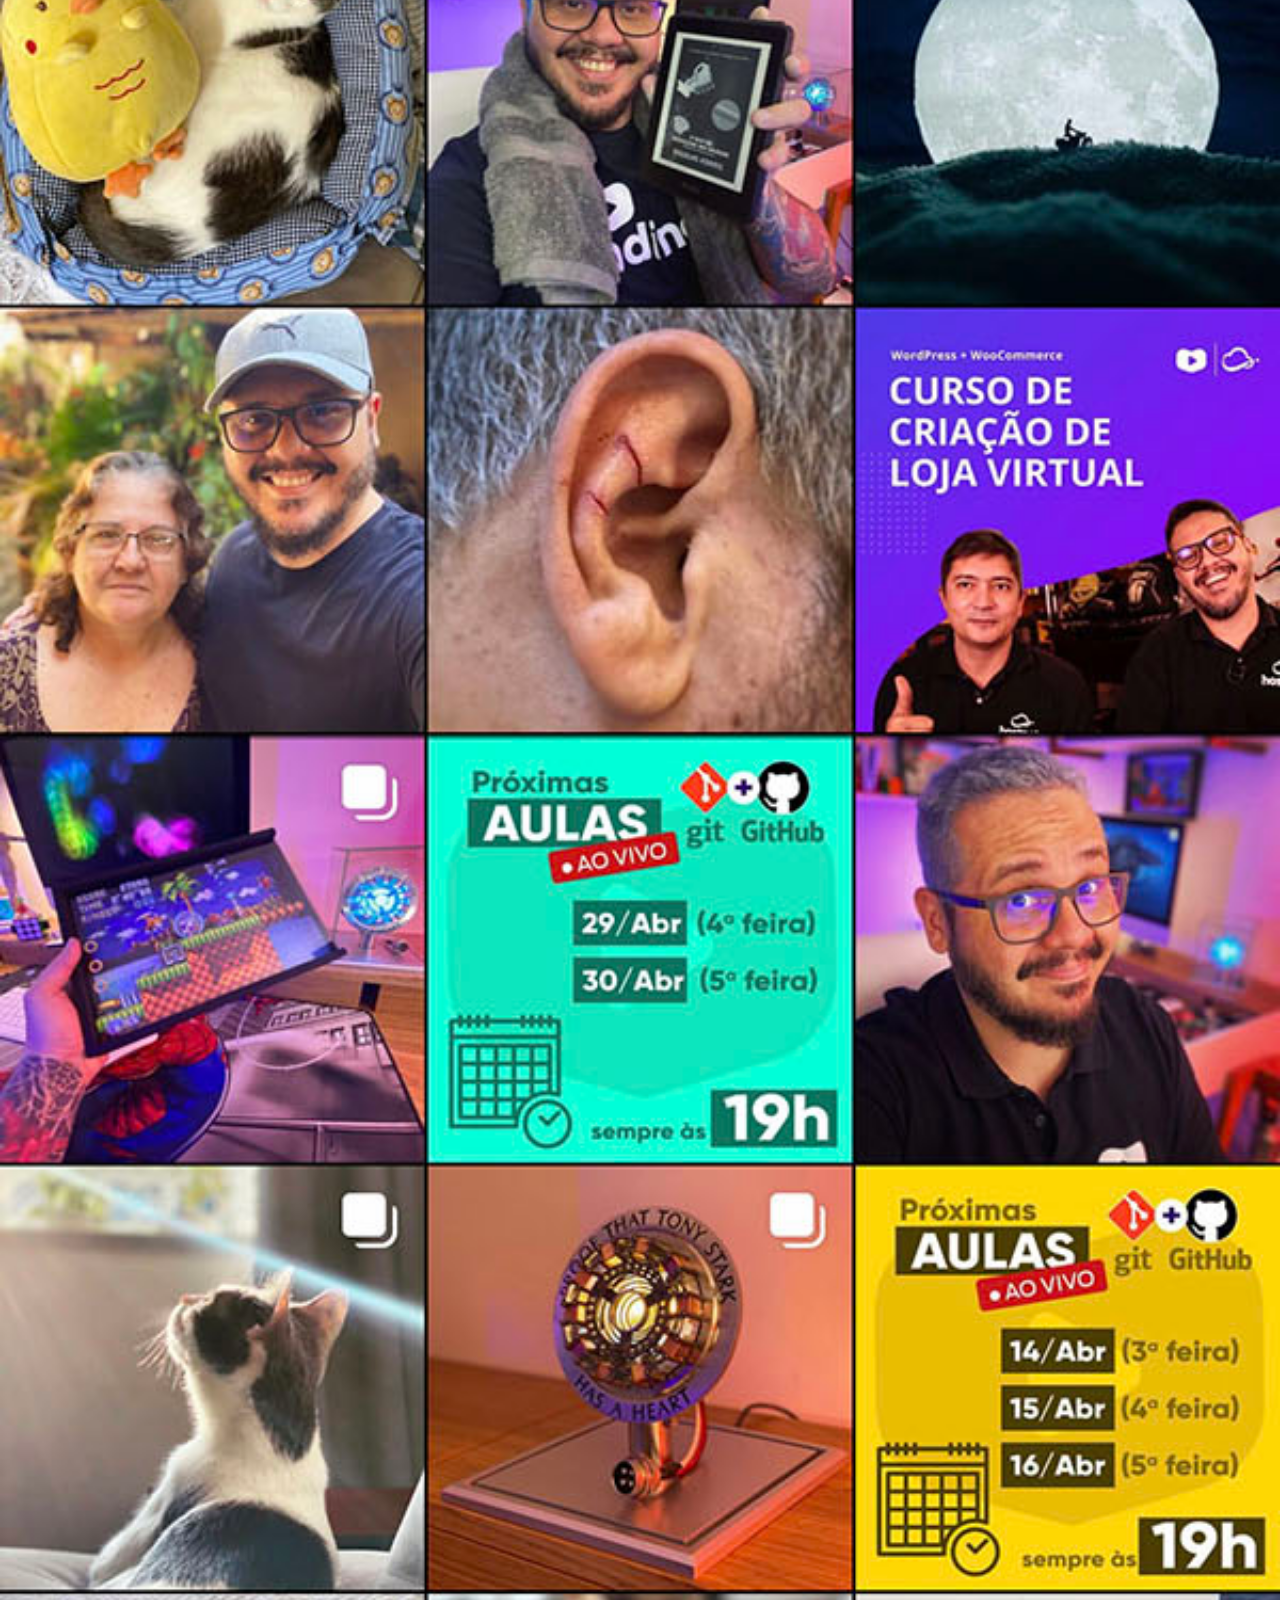
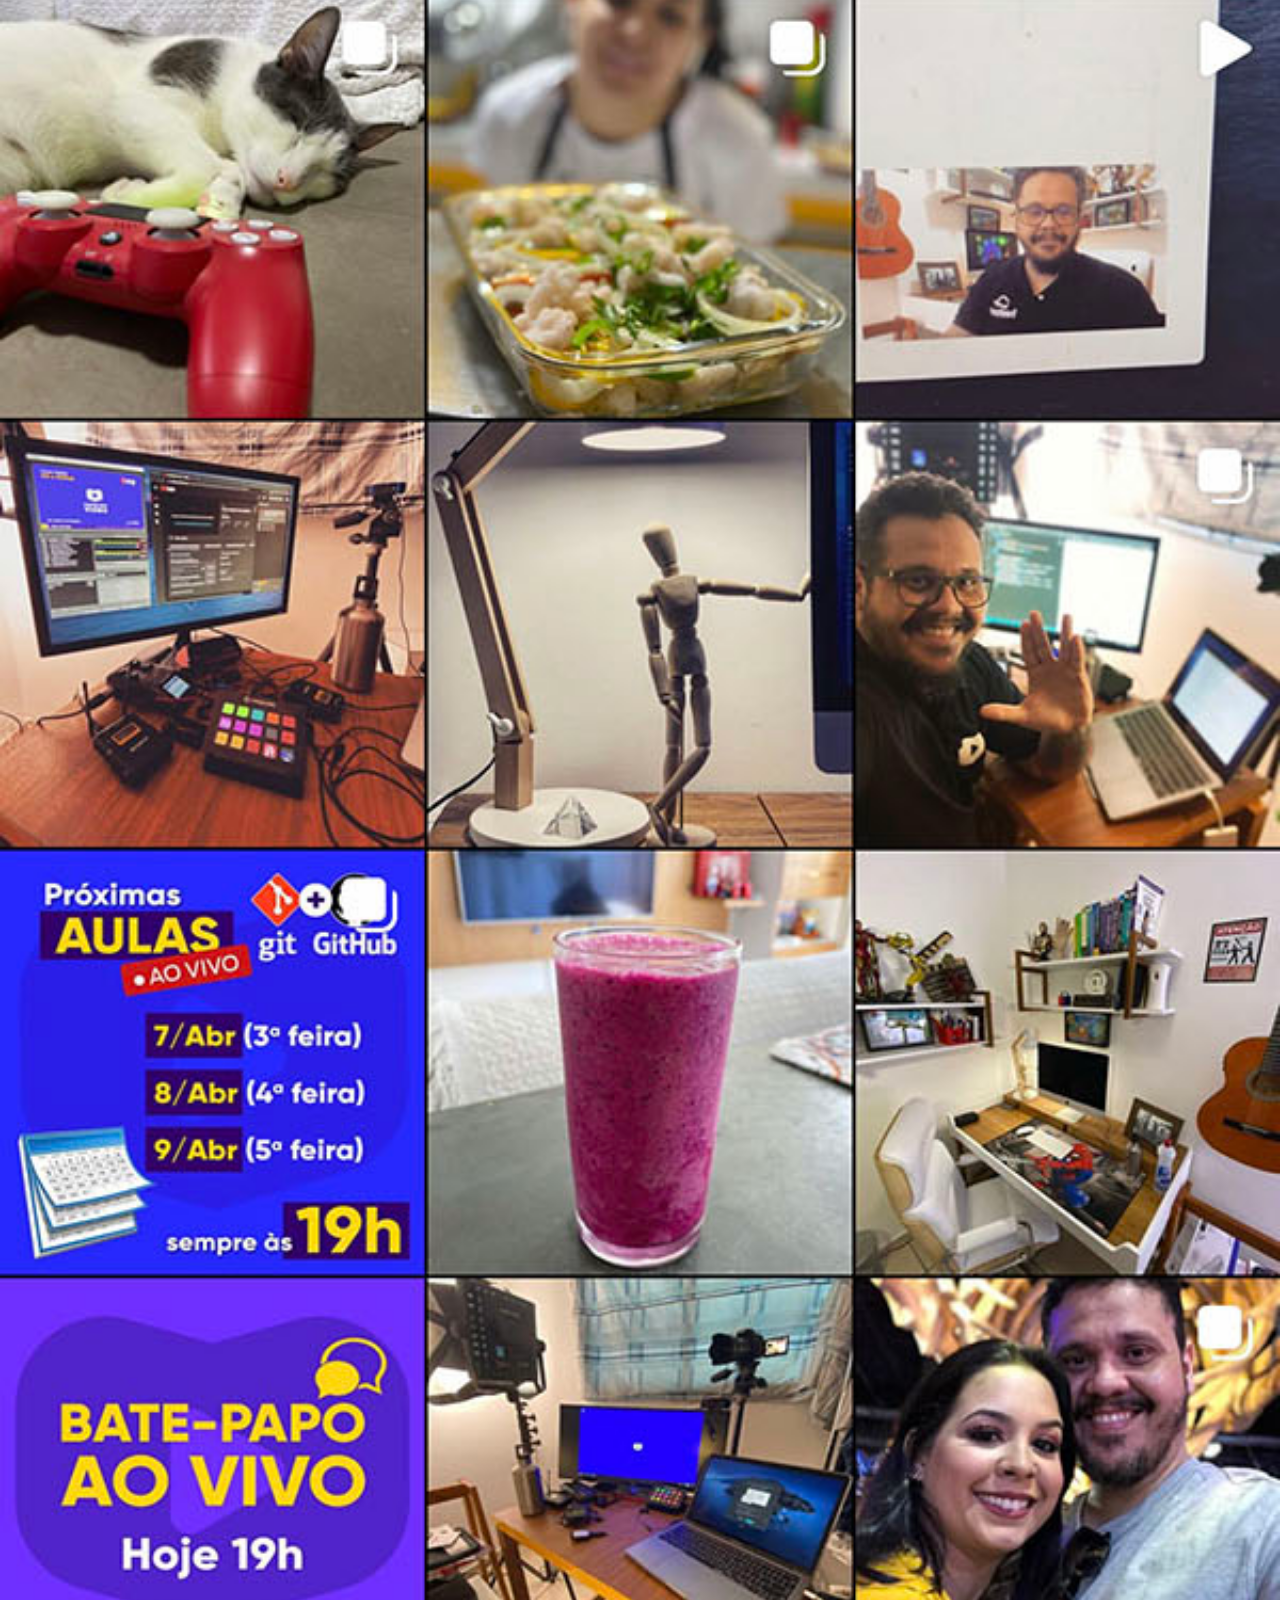
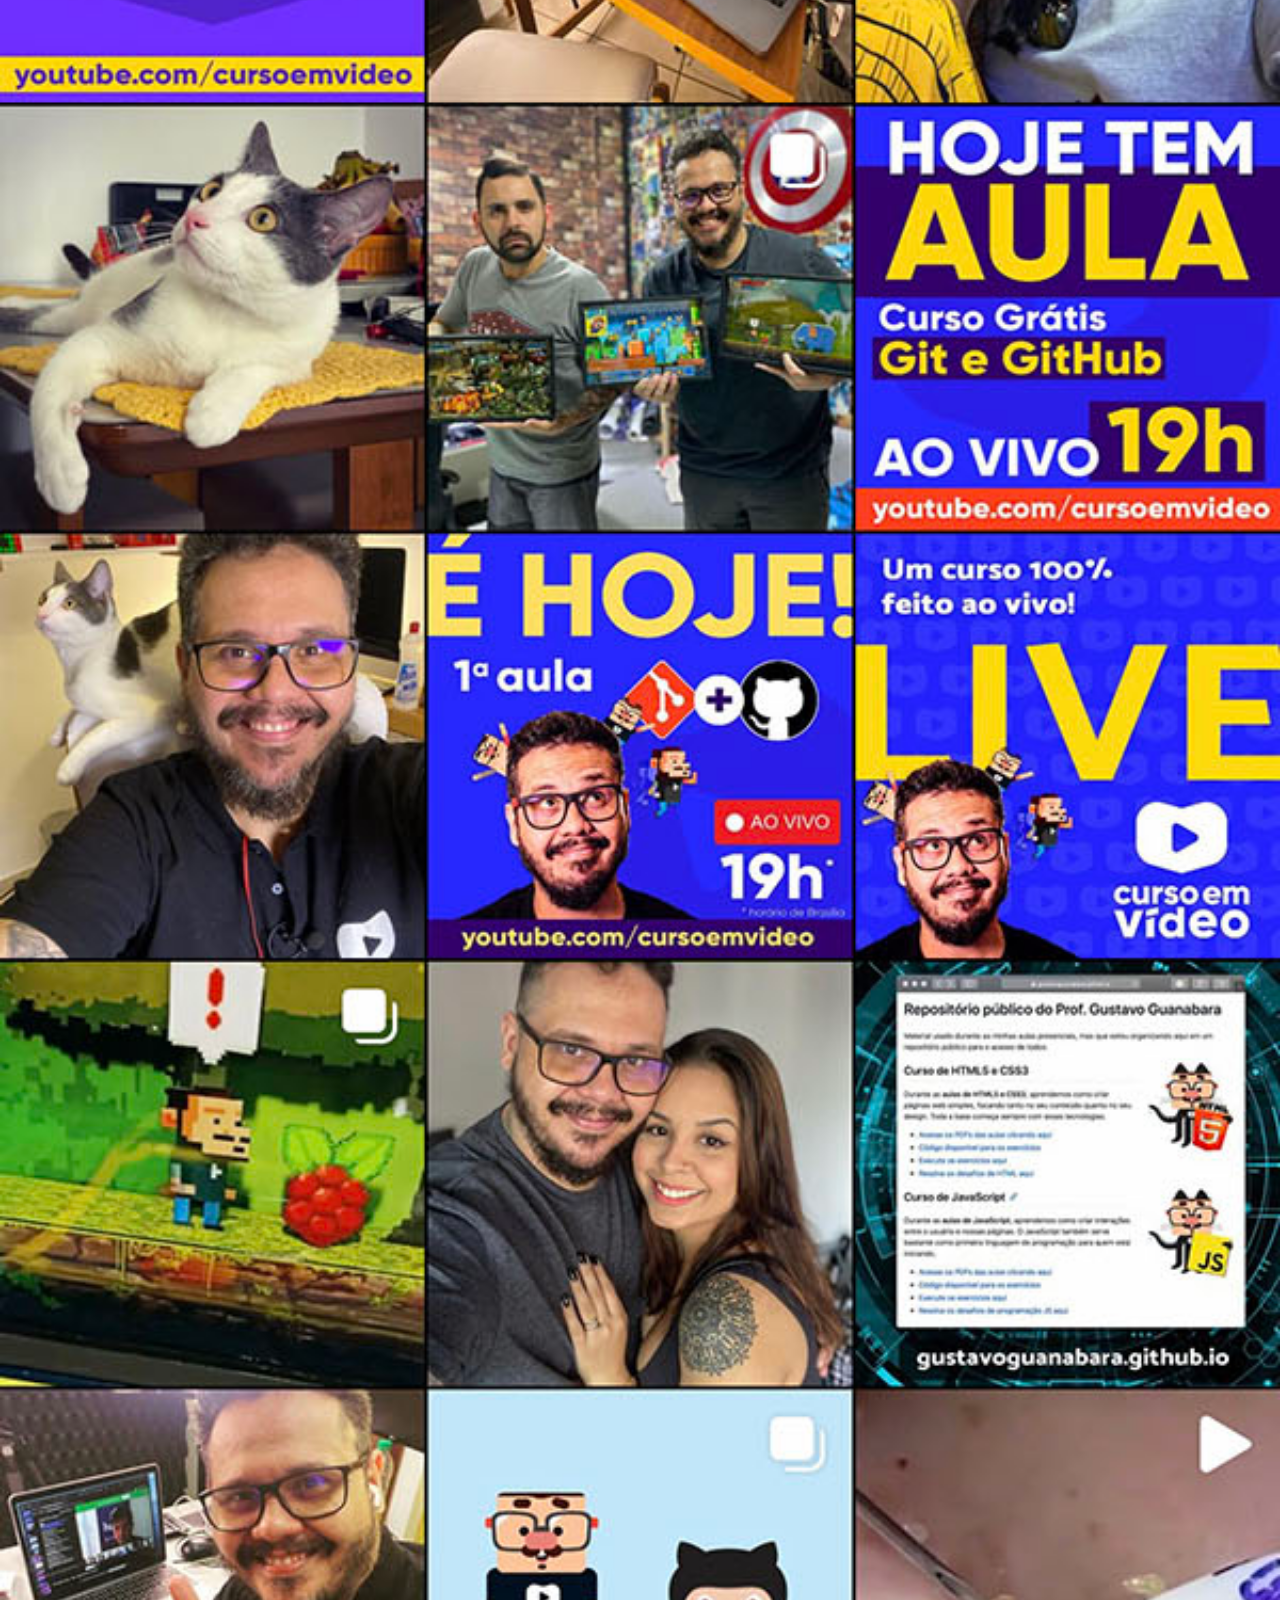
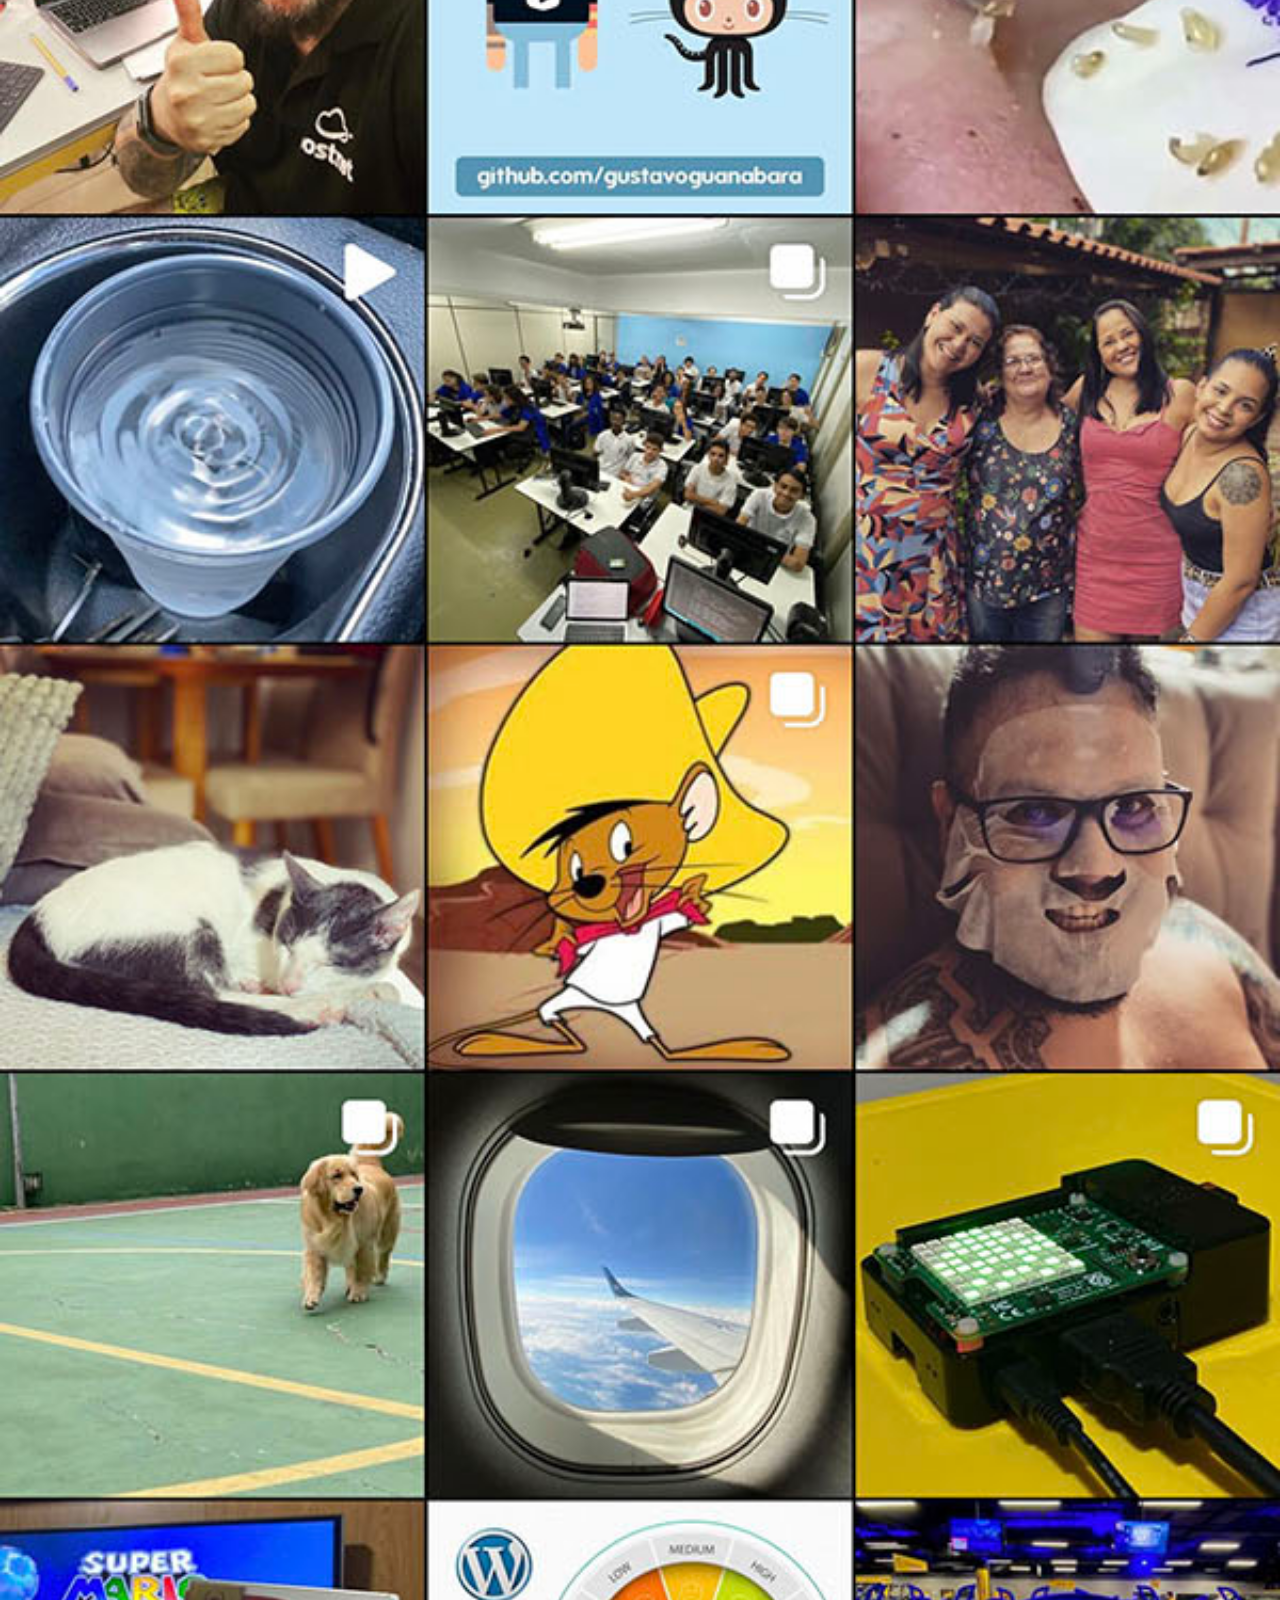
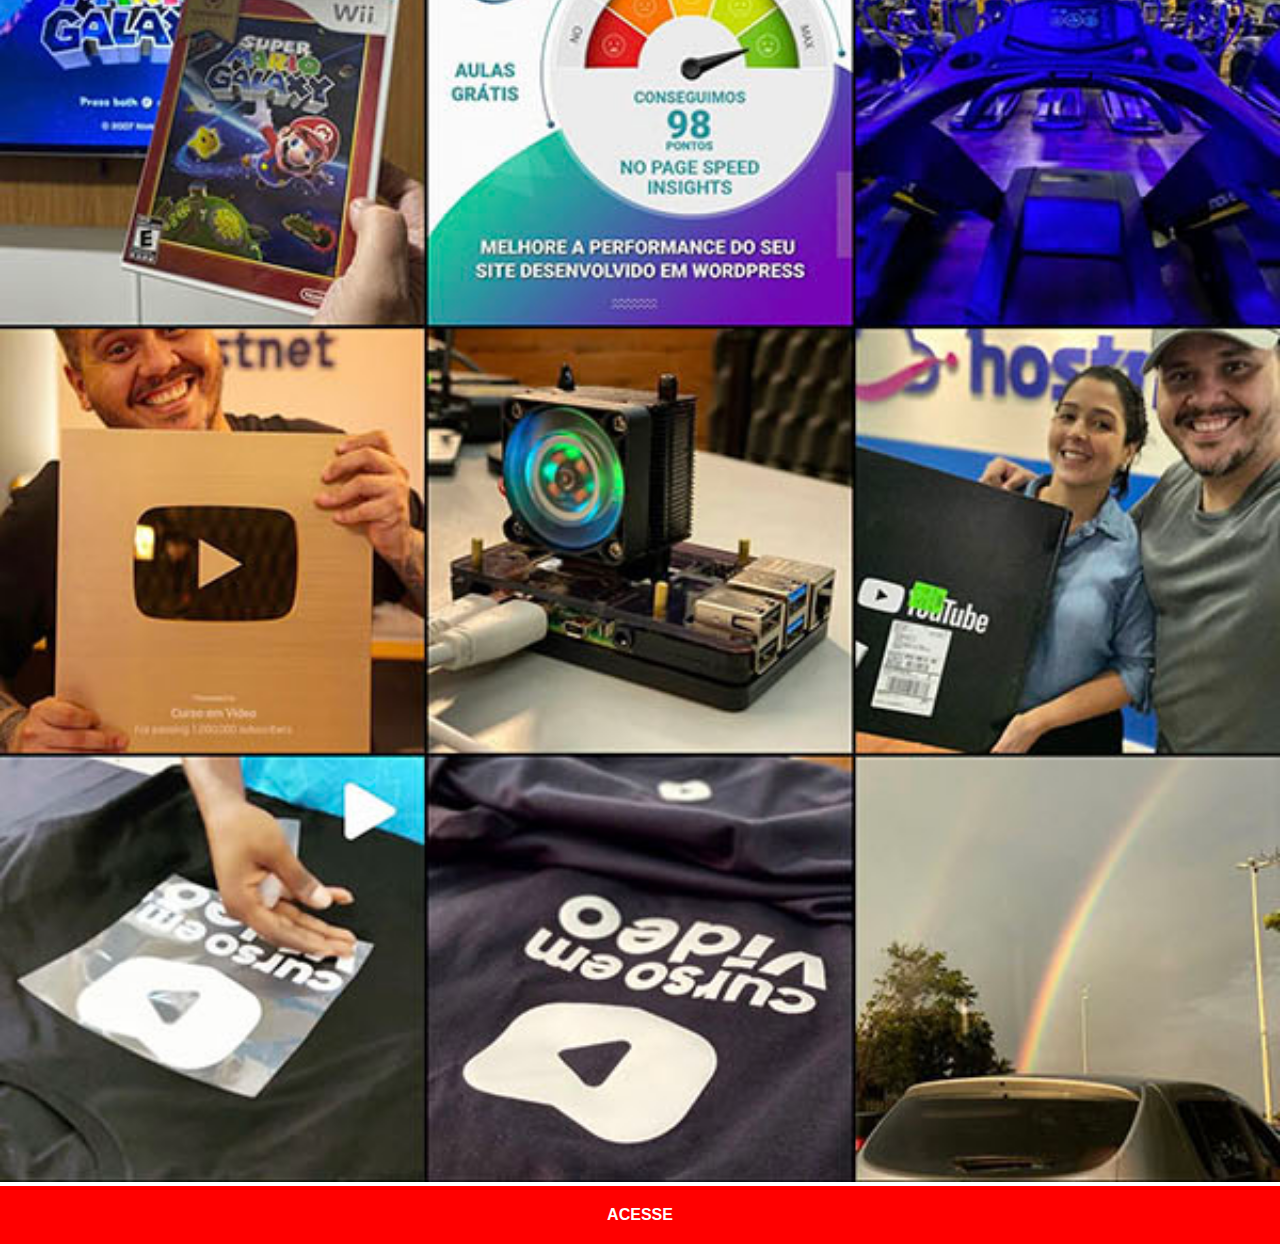
<file: instagram.html>
<!DOCTYPE html>
<html lang="pt-br">
<head>
    <meta charset="UTF-8">
    <meta http-equiv="X-UA-Compatible" content="IE=edge">
    <meta name="viewport" content="width=device-width, initial-scale=1.0">
    <title>Instagram</title>
    <link rel="stylesheet" href="estilos/social.css">
</head>
<body>
    <img src="imagens/tela-instagram.jpg" alt="Instagram">
    <a href="https://www.Instagram.com" target="_blank">ACESSE</a>
    
</body>
</html>
</file>
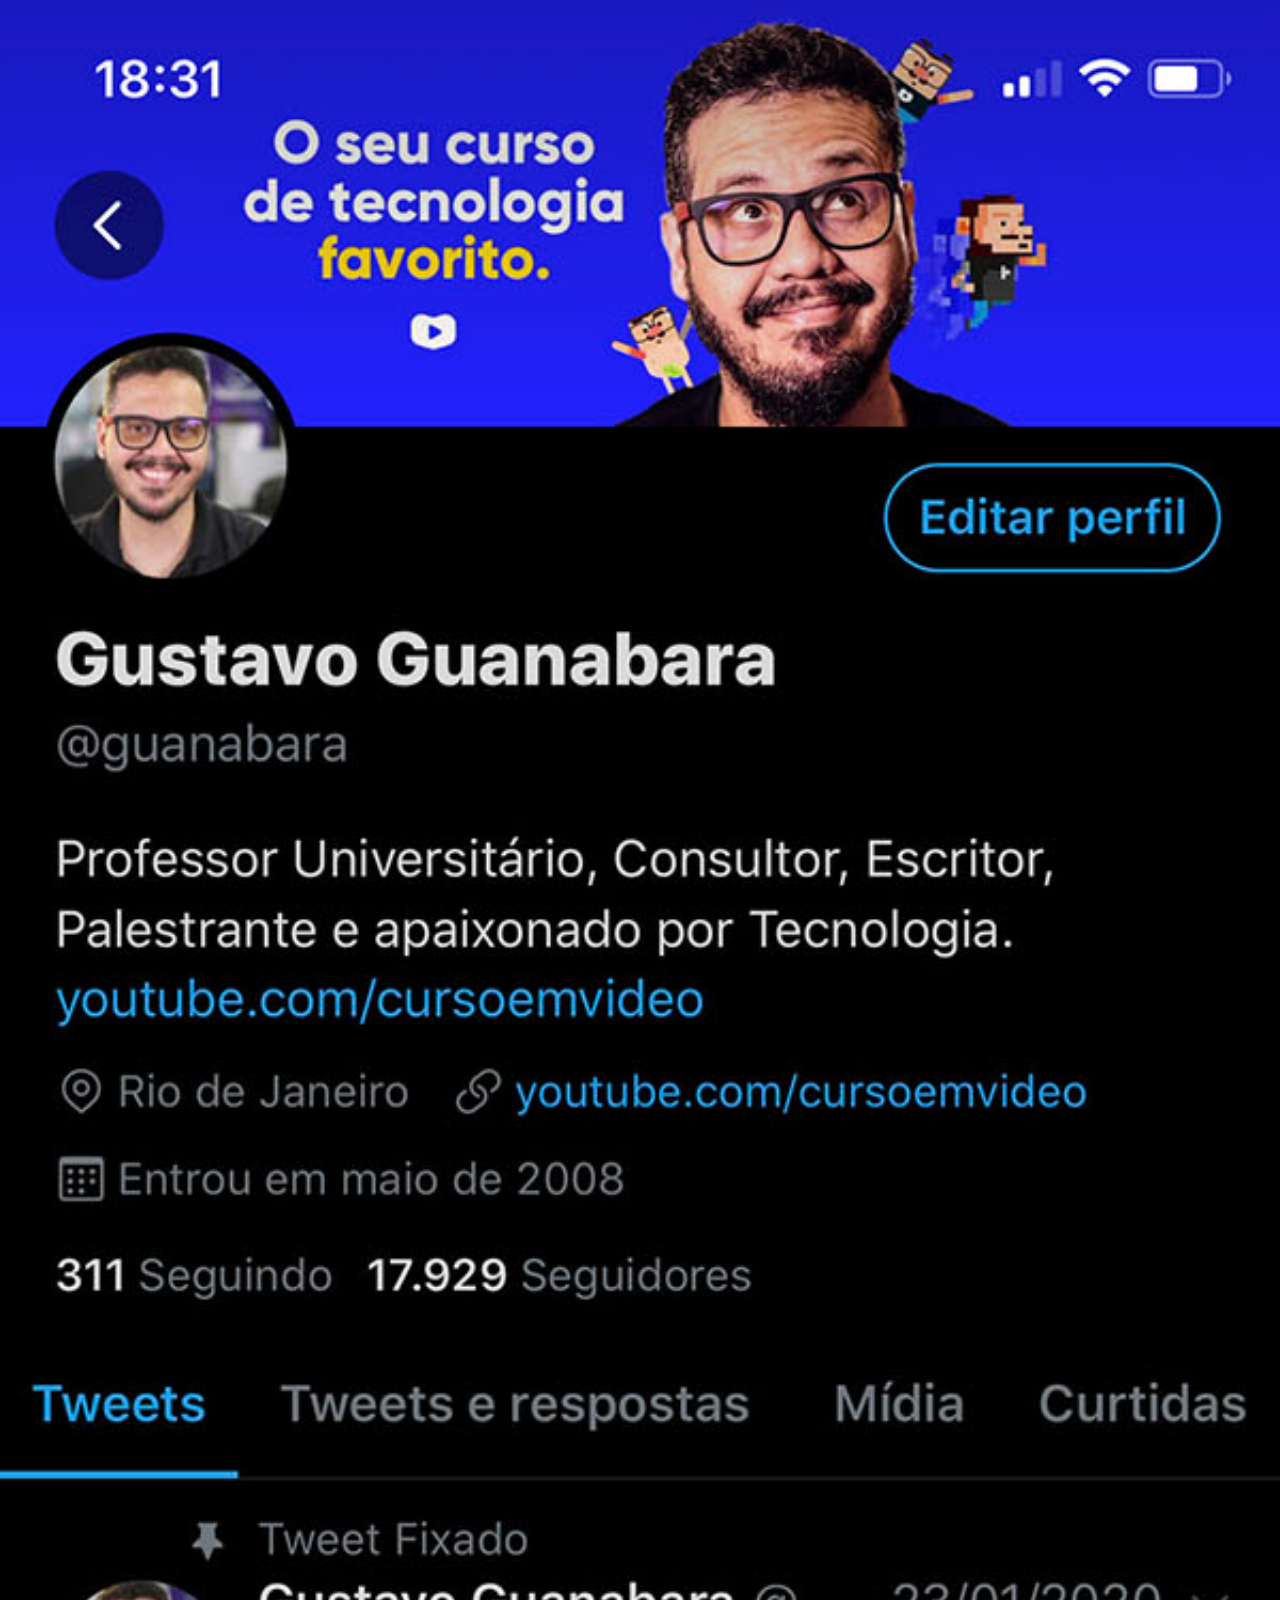
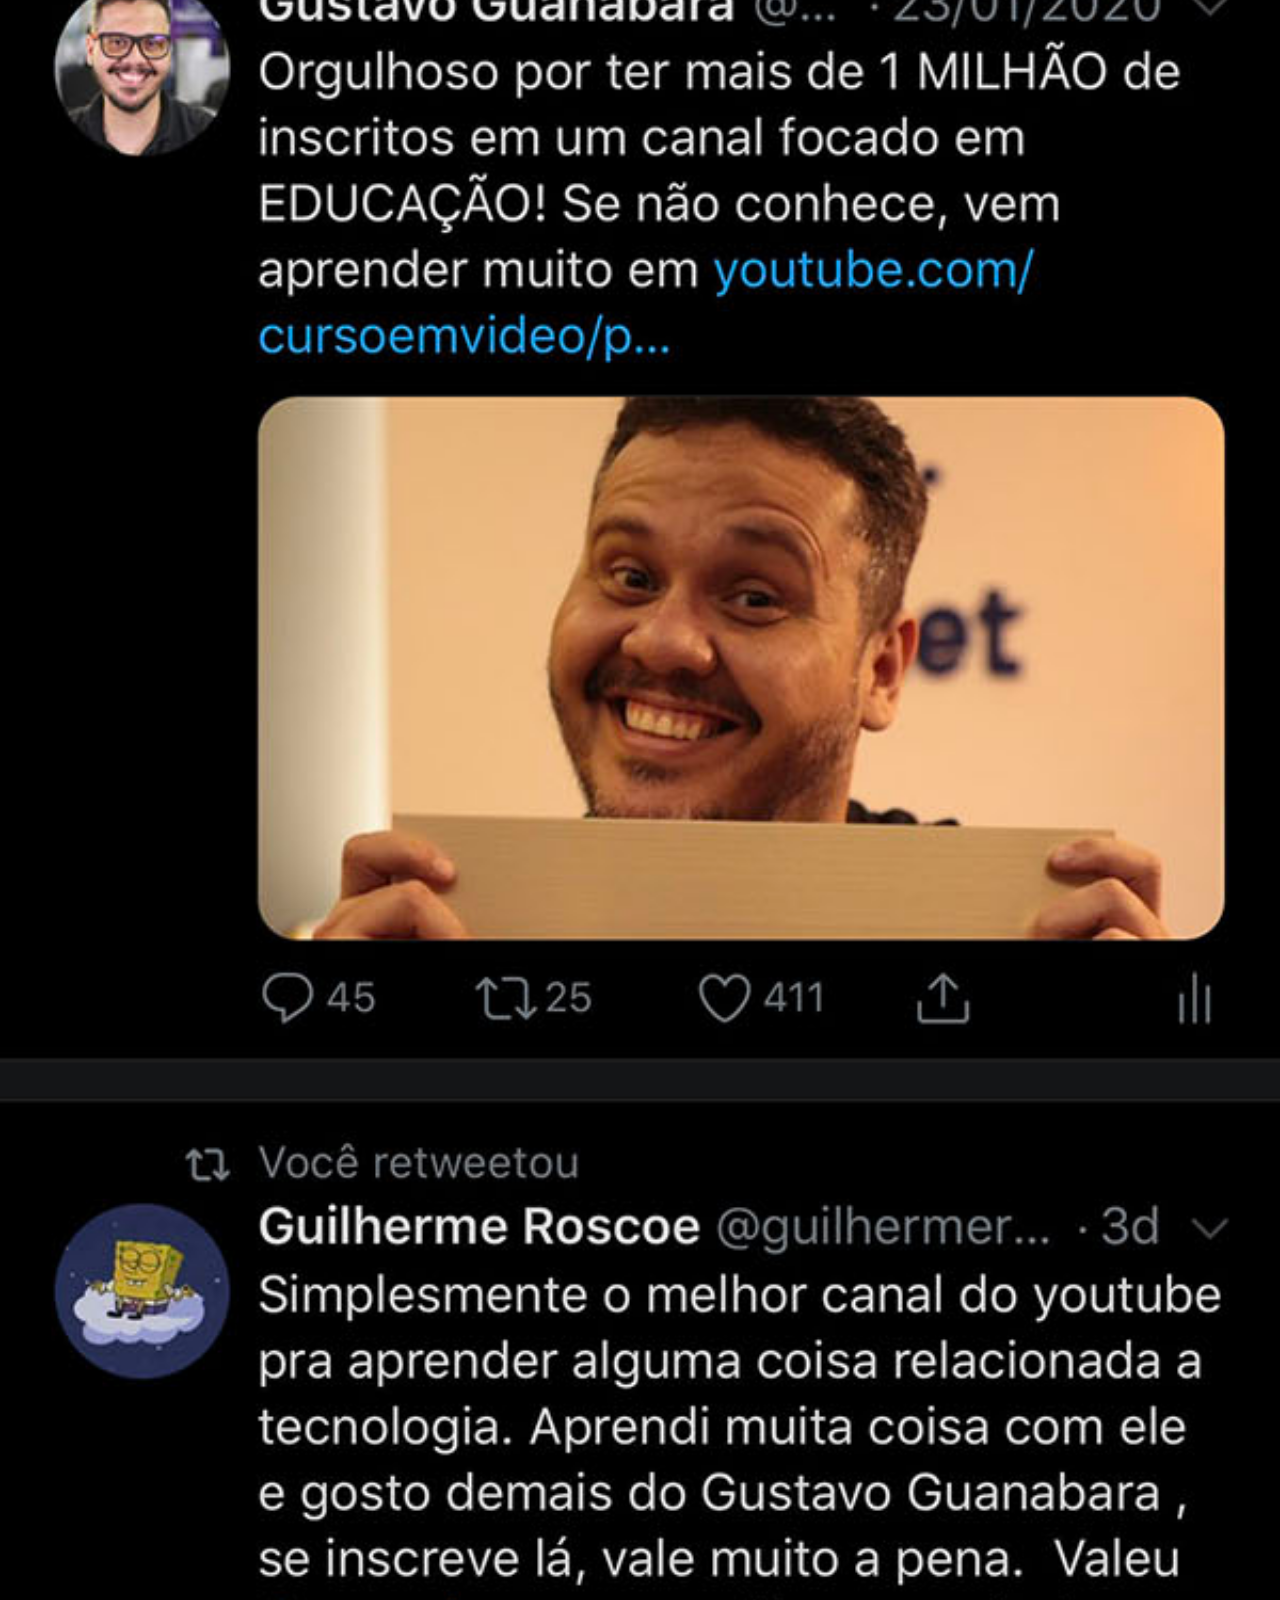
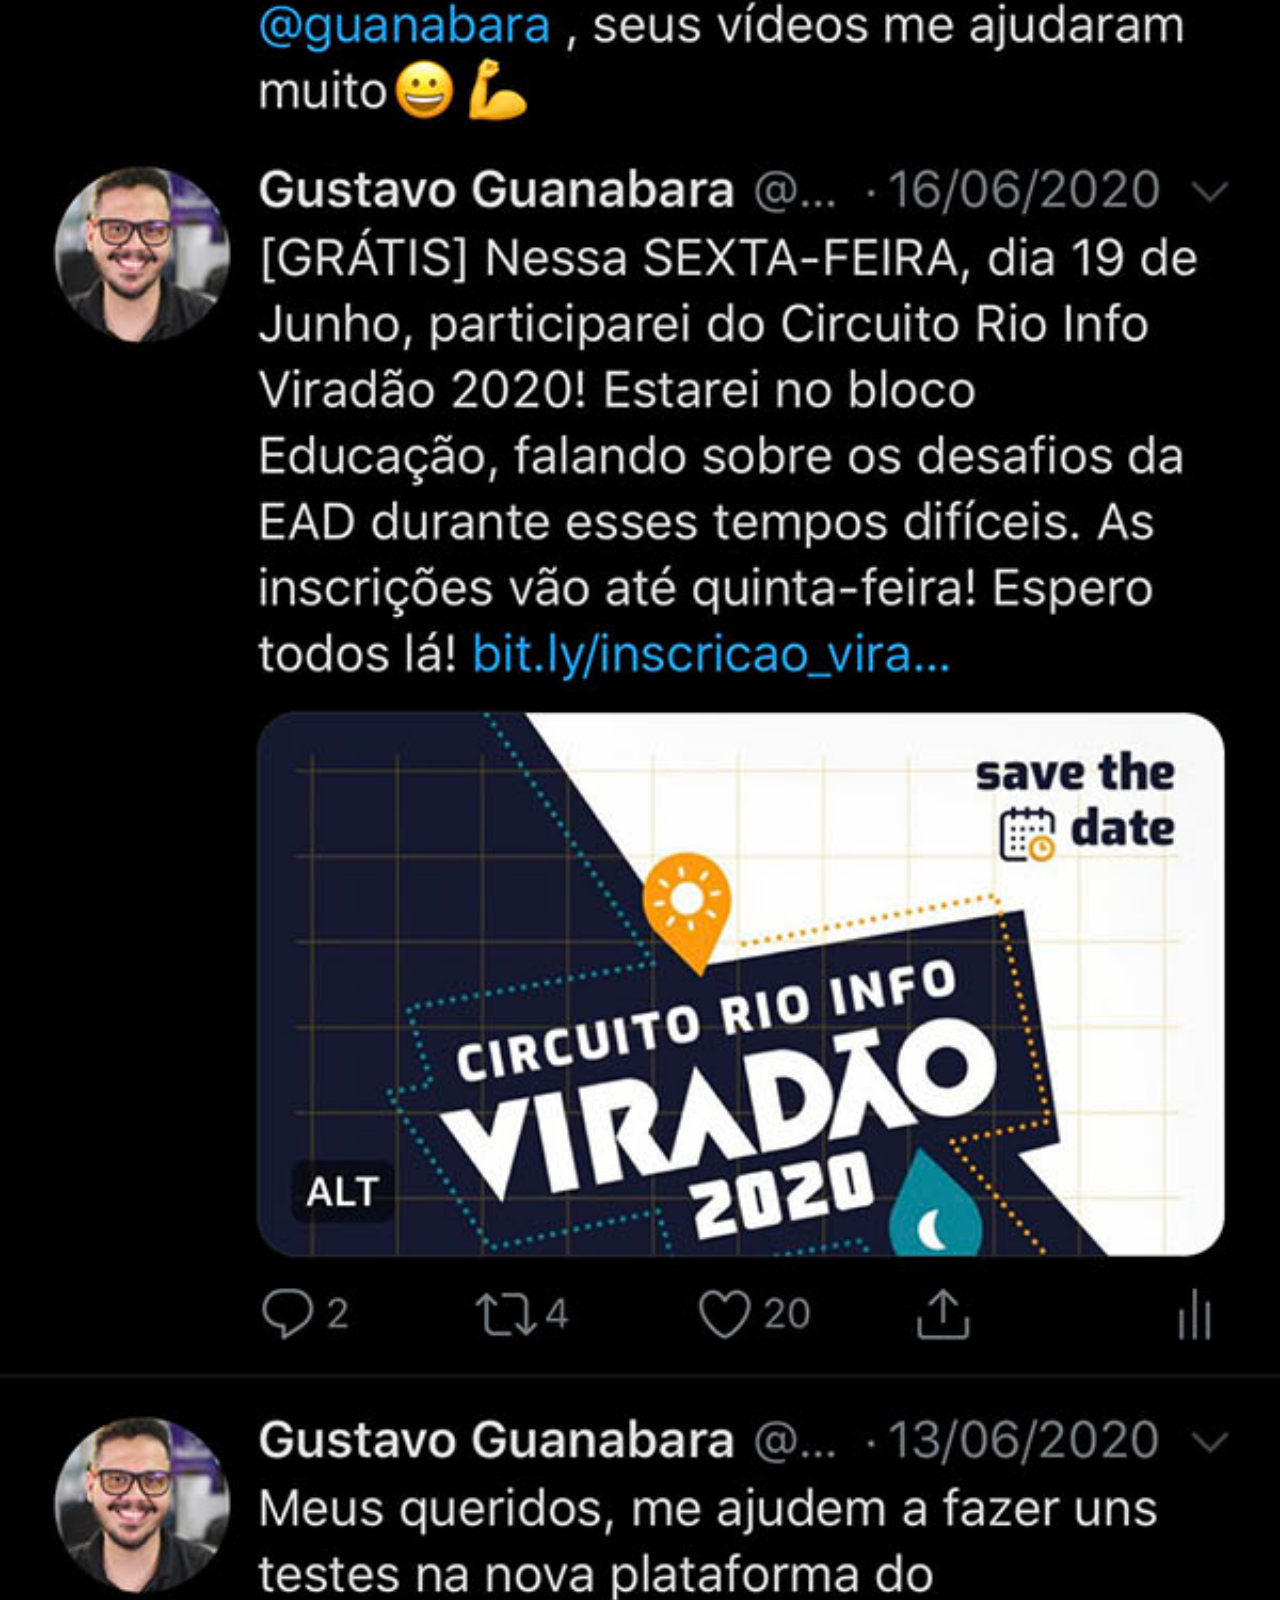
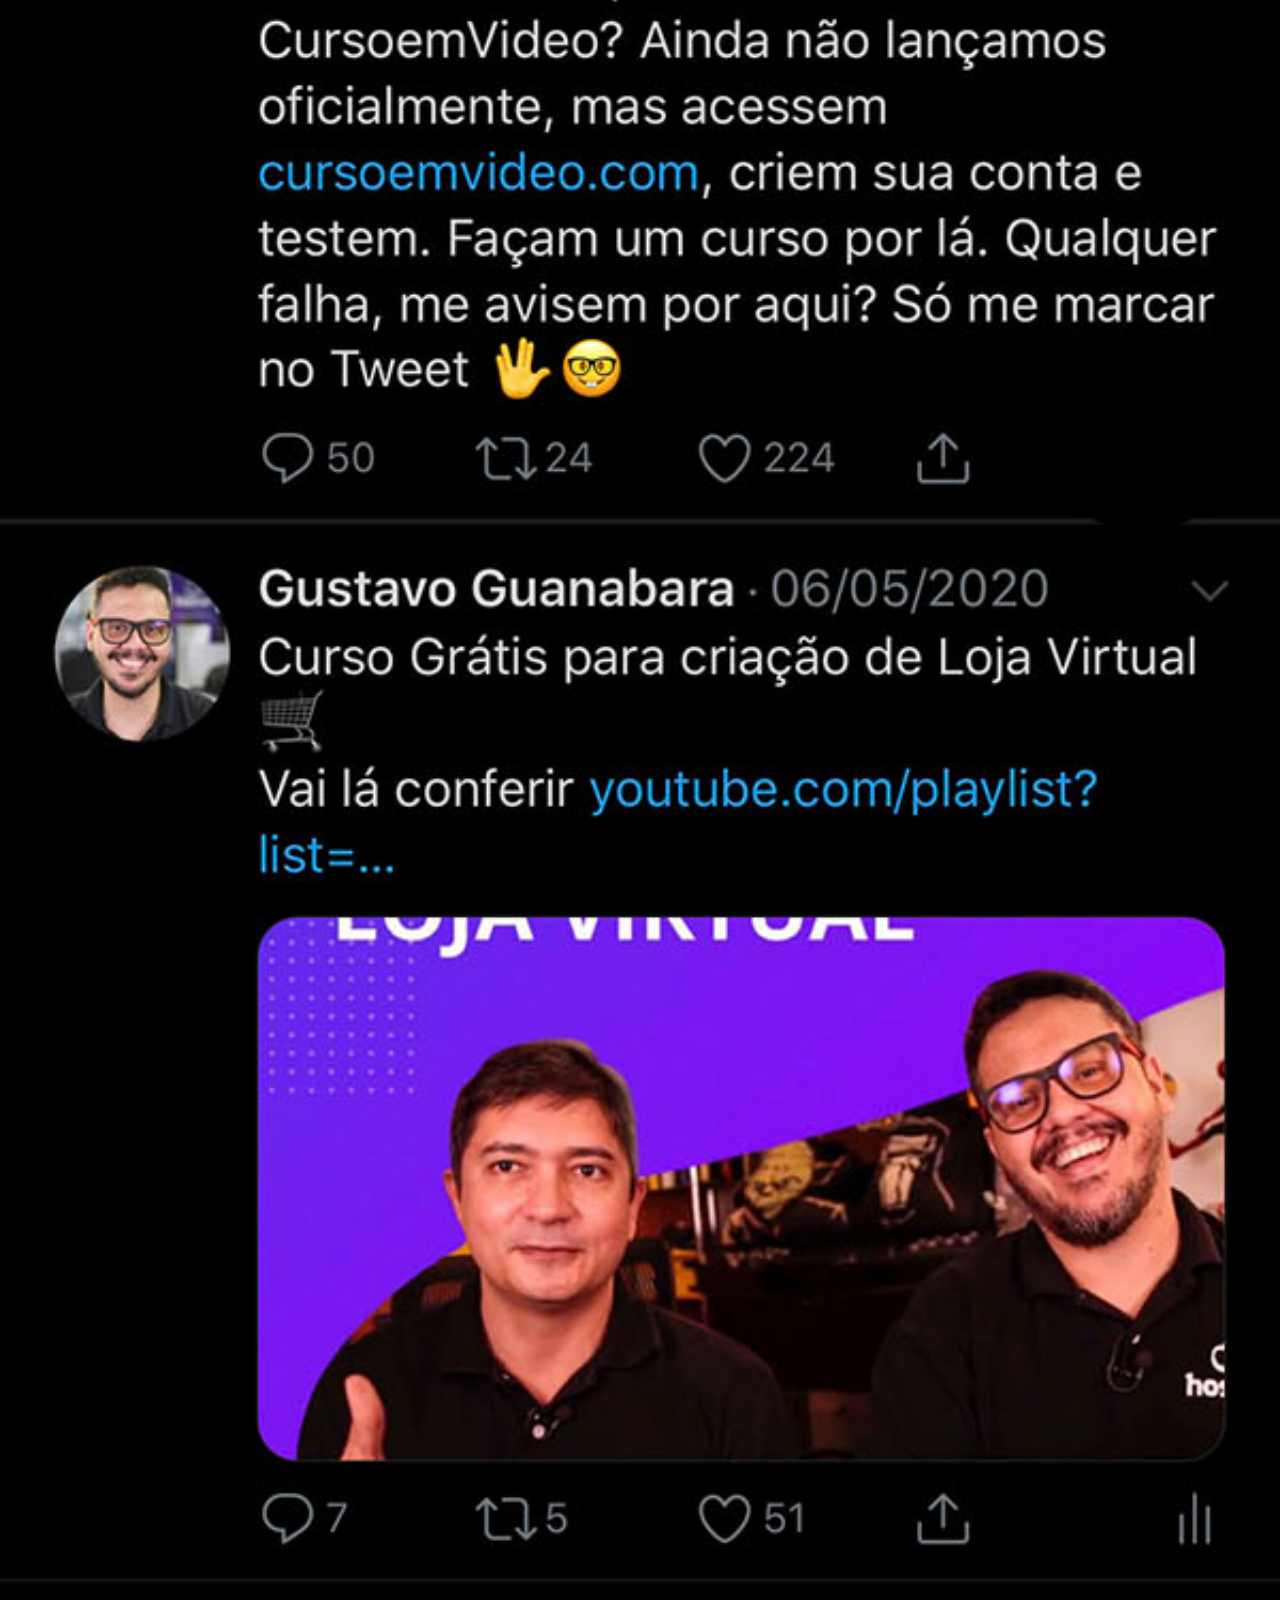
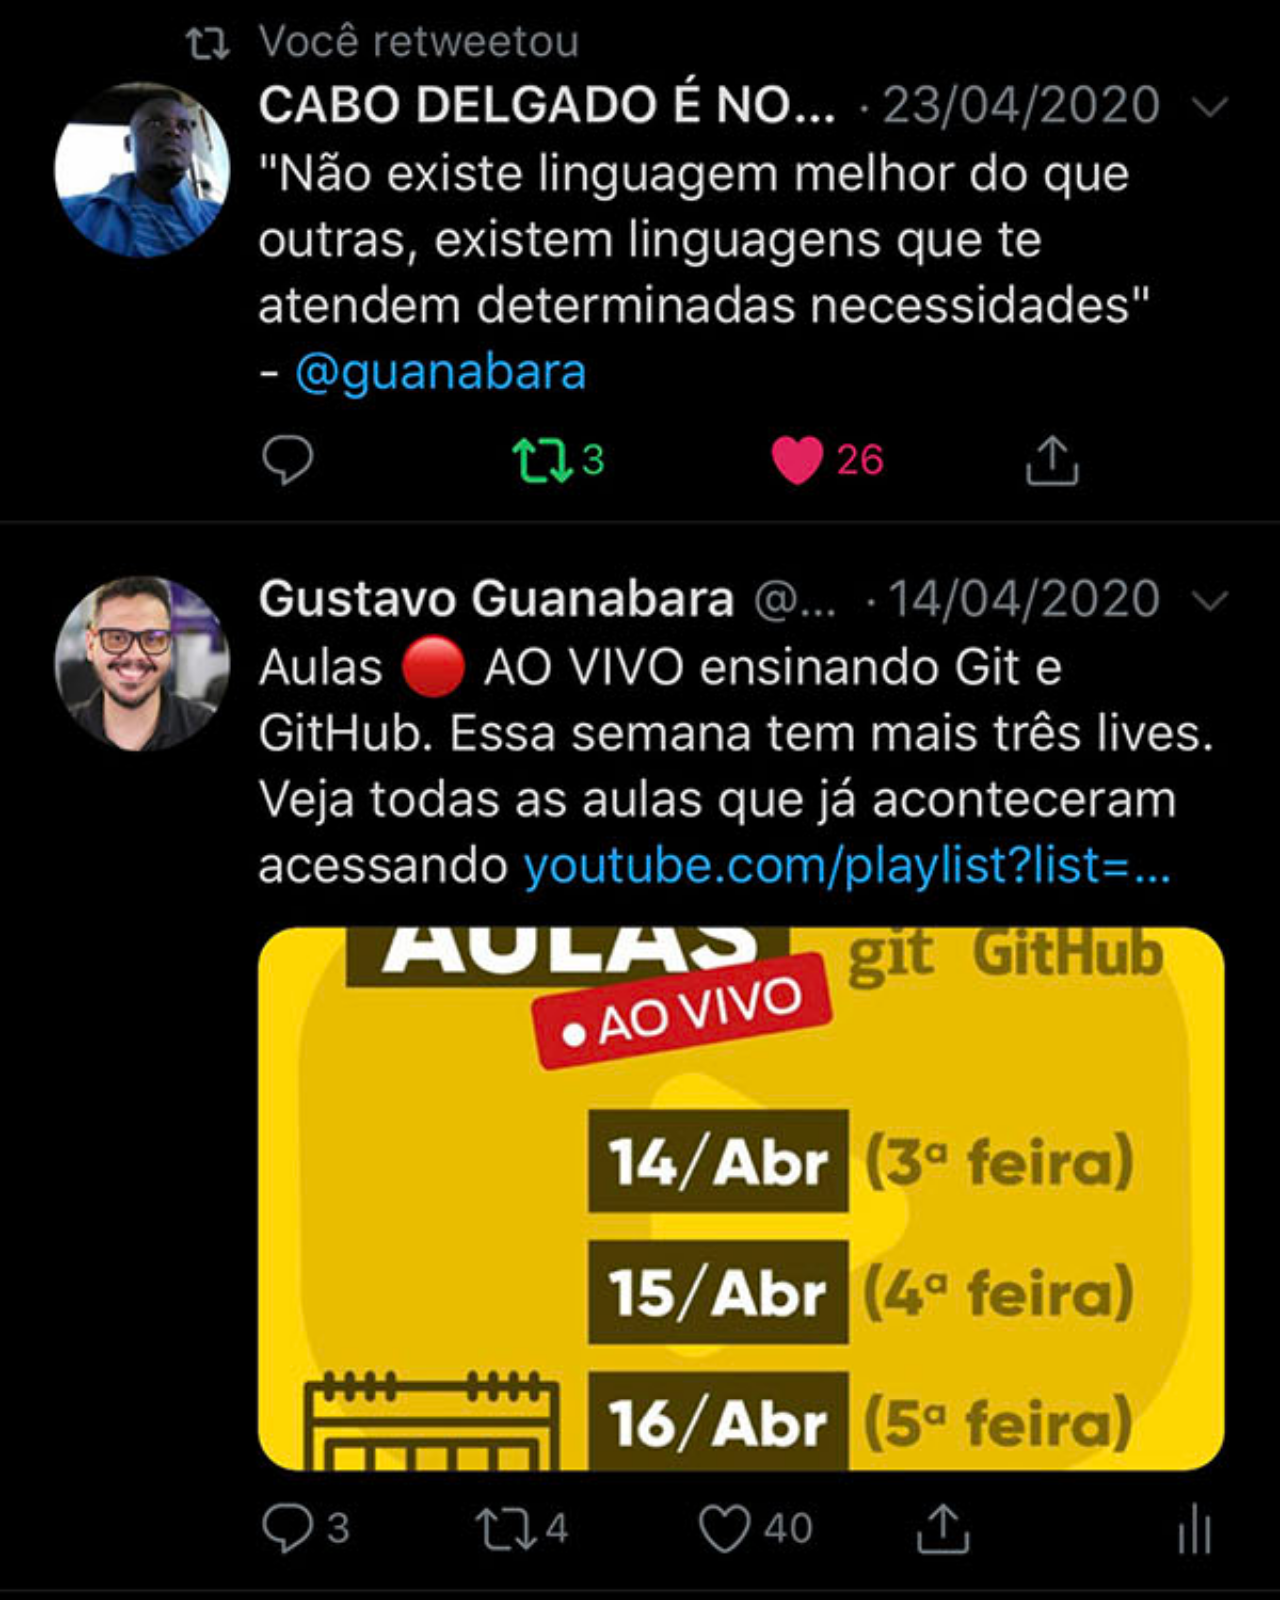
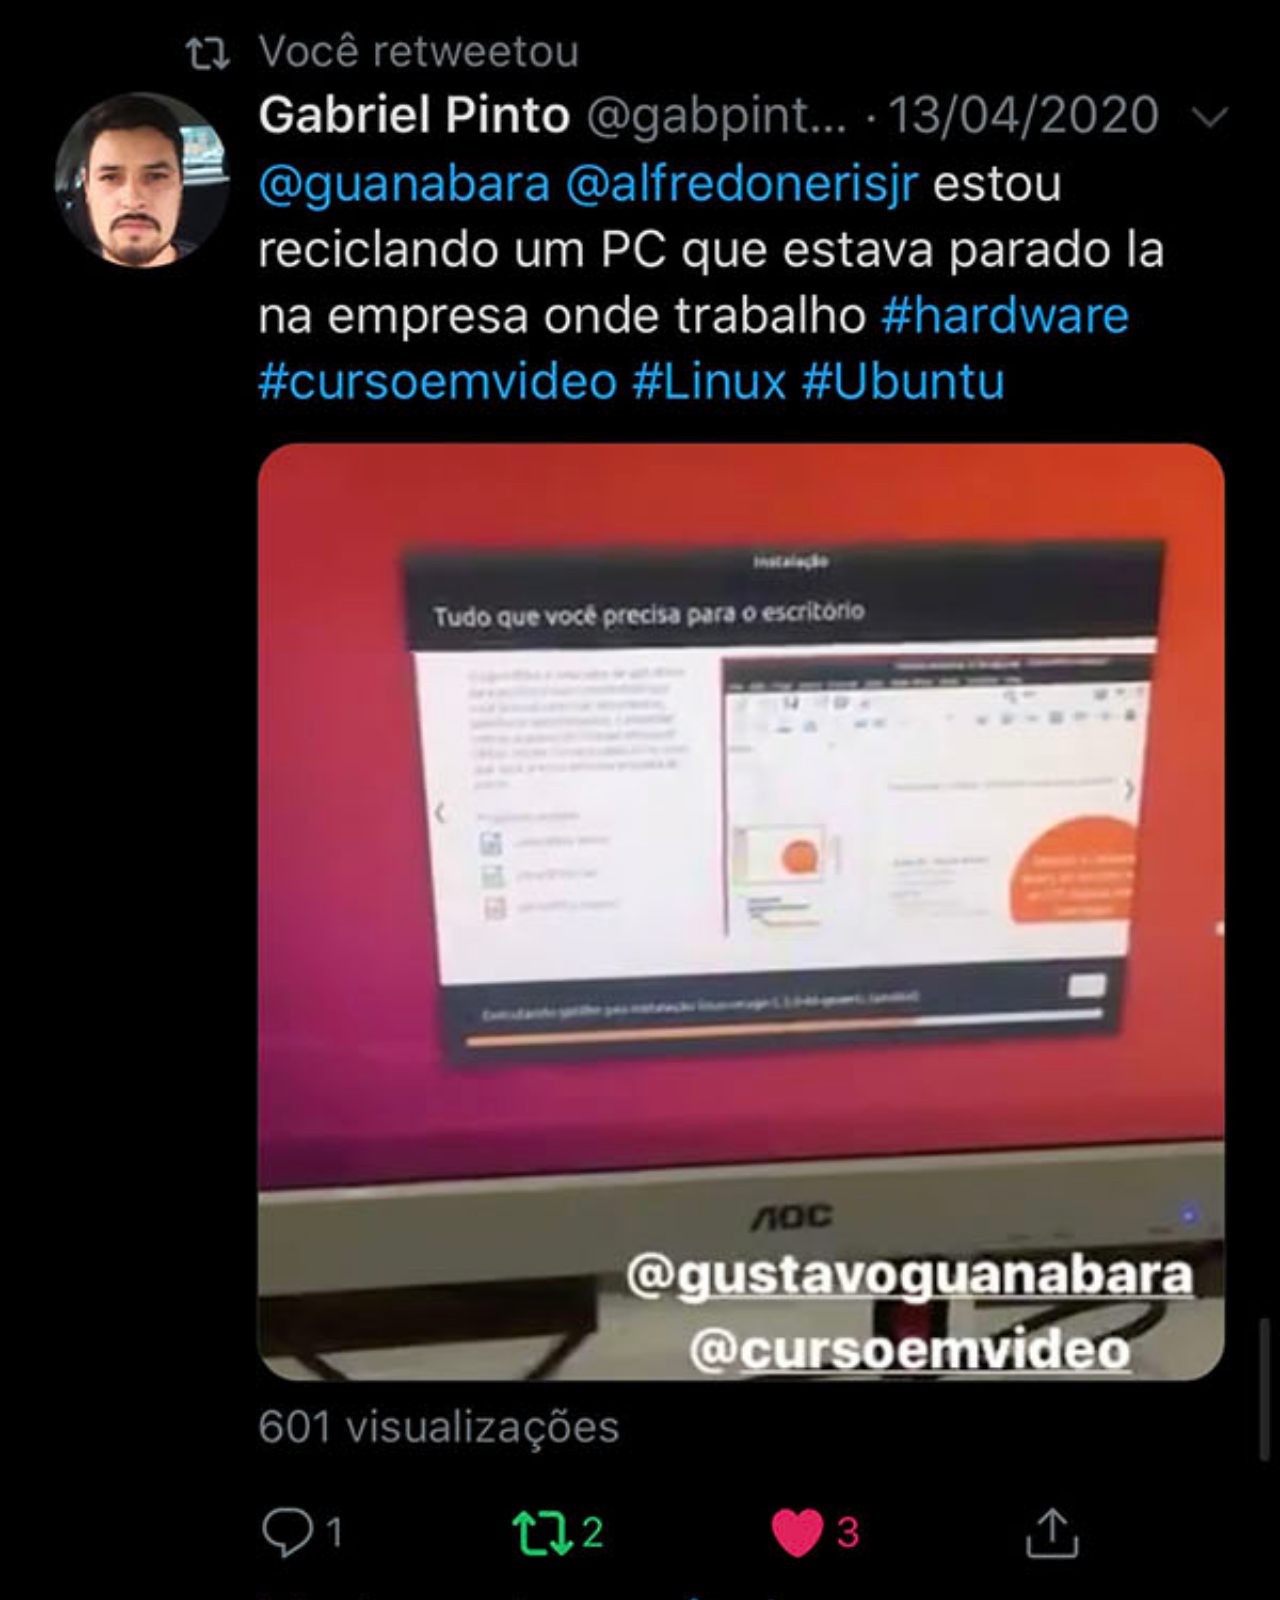
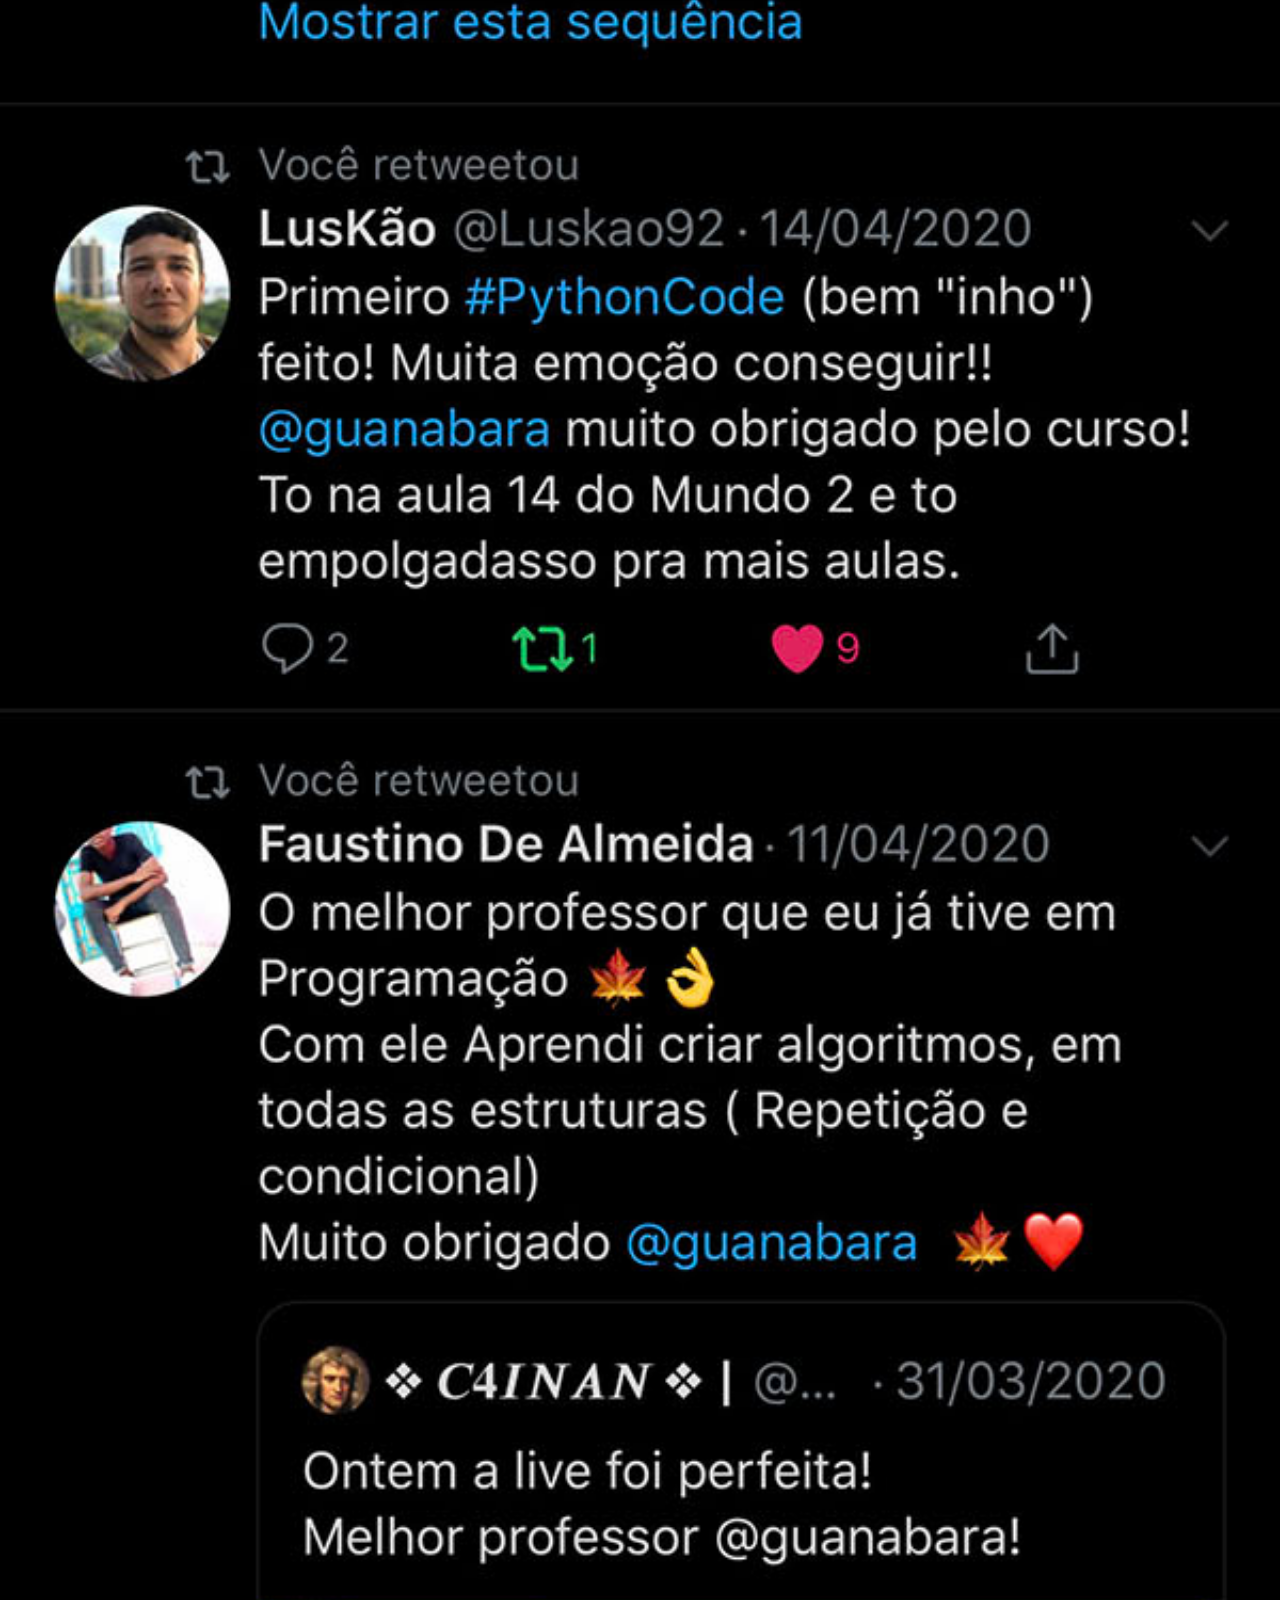
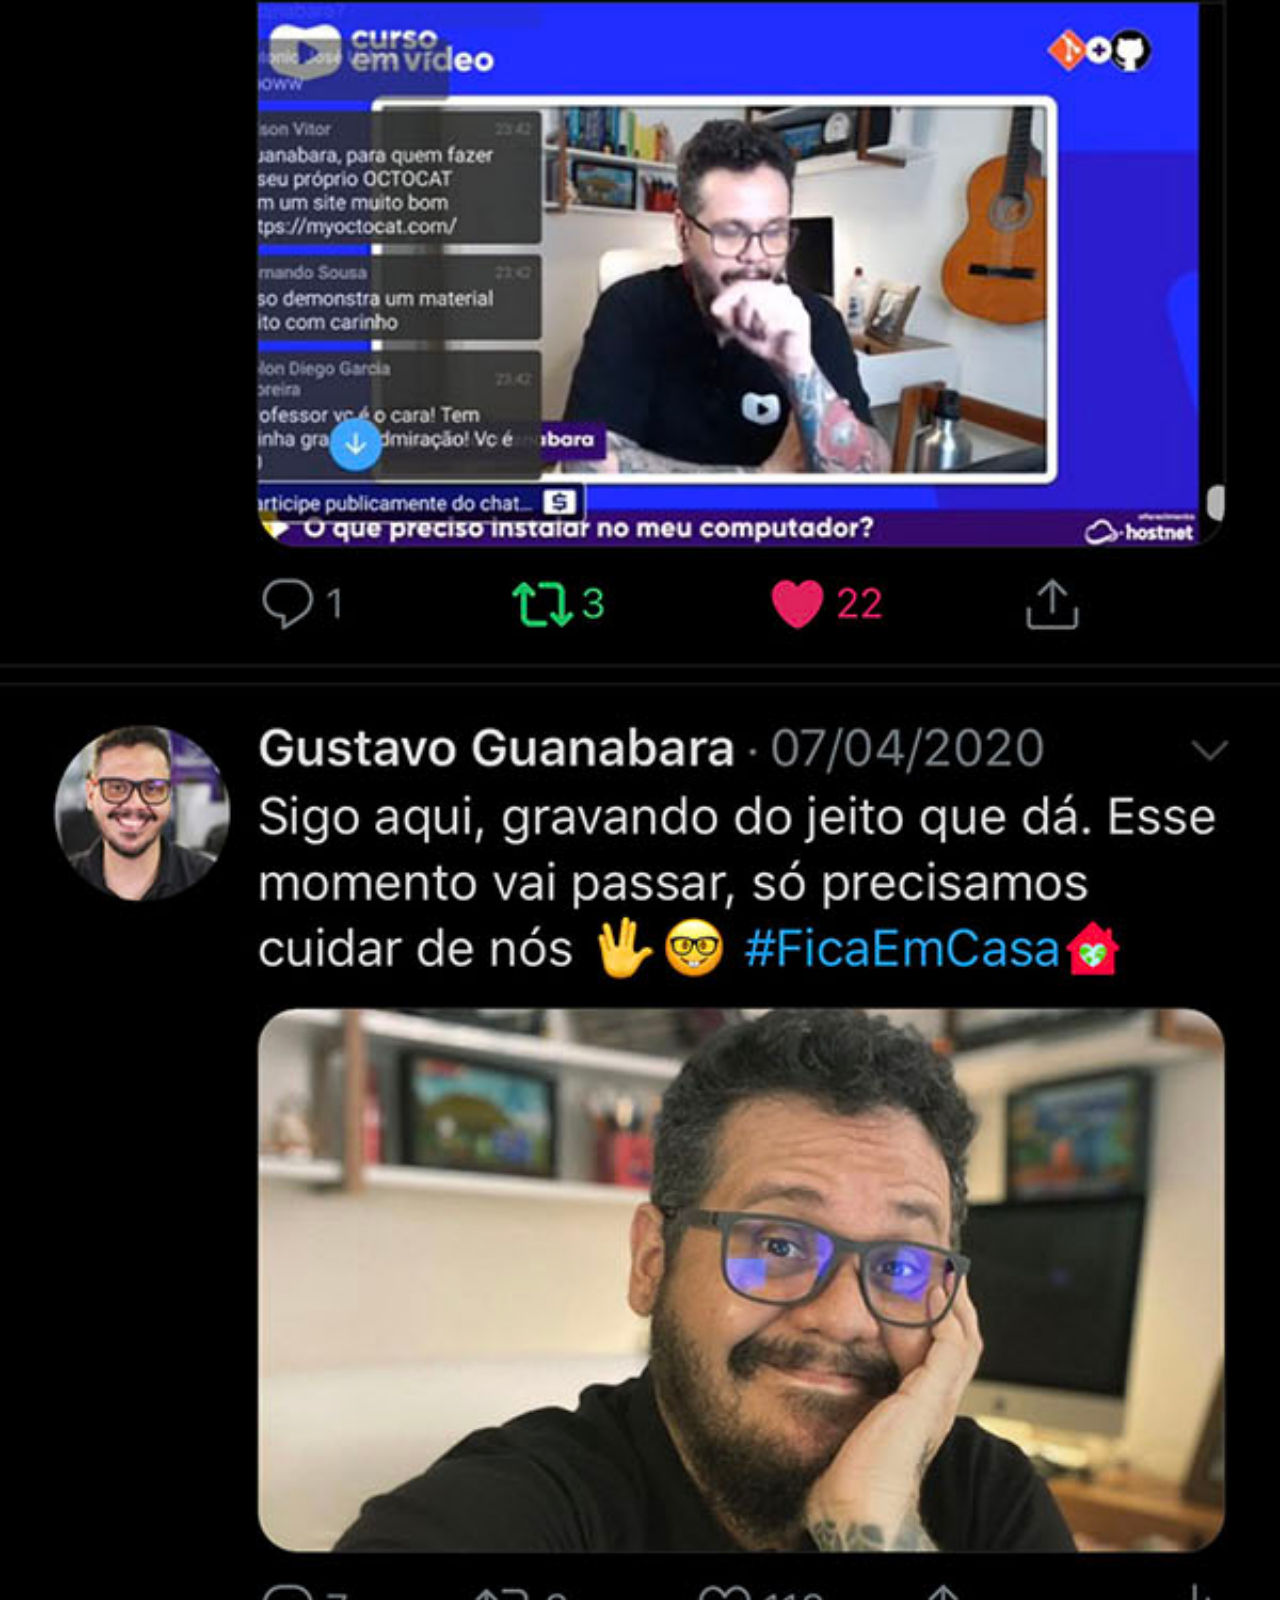
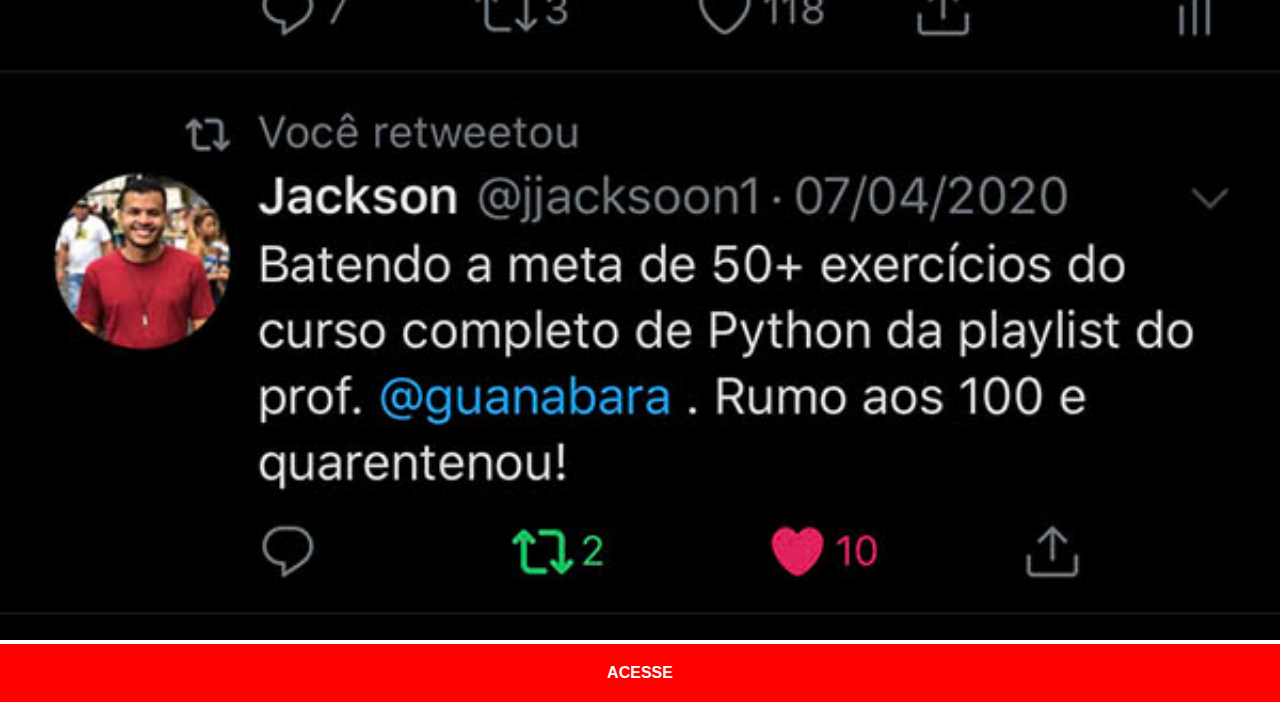
<file: twitter.html>
<!DOCTYPE html>
<html lang="pt-br">
<head>
    <meta charset="UTF-8">
    <meta http-equiv="X-UA-Compatible" content="IE=edge">
    <meta name="viewport" content="width=device-width, initial-scale=1.0">
    <title>Twitter</title>
    <link rel="stylesheet" href="estilos/social.css">
</head>
<body>
    <img src="imagens/tela-twitter.jpg" alt="Twitter">
    <a href="https://www.twitter.com" target="_blank">ACESSE</a>
    
</body>
</html>
</file>
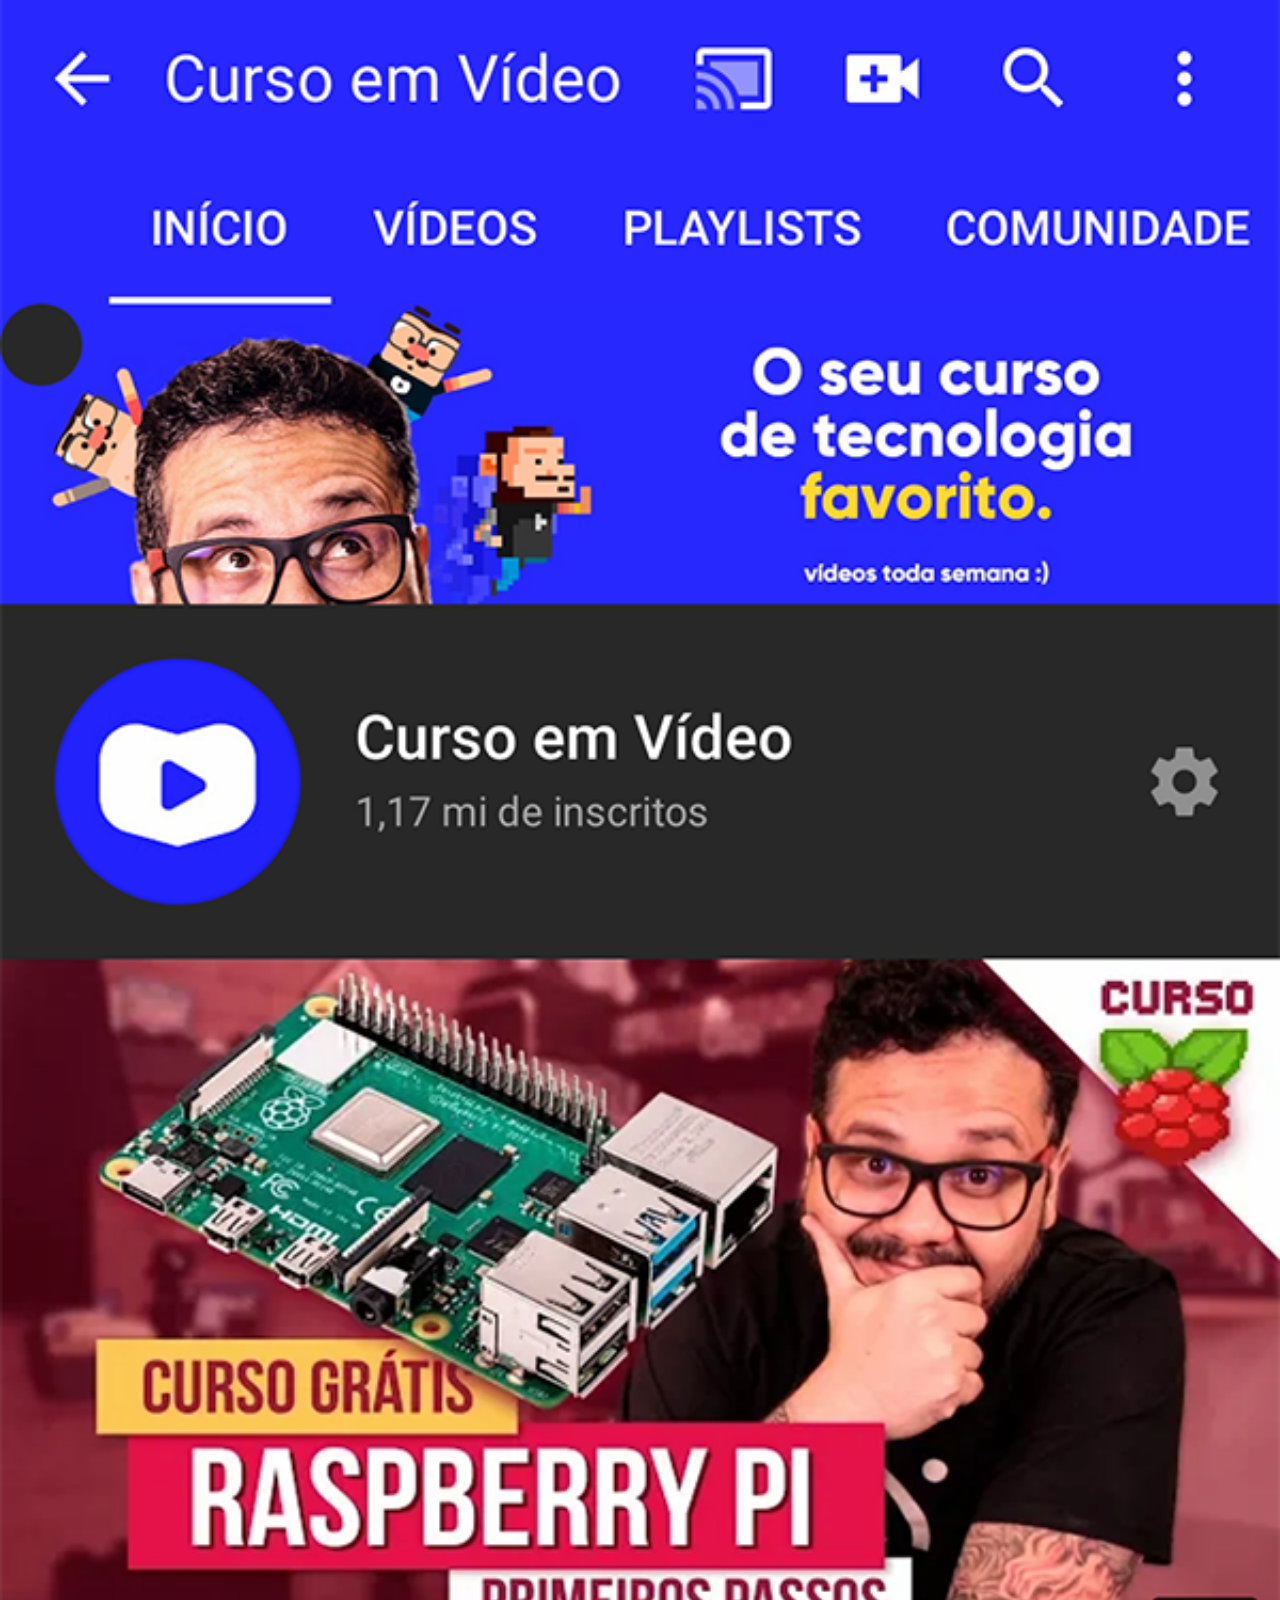
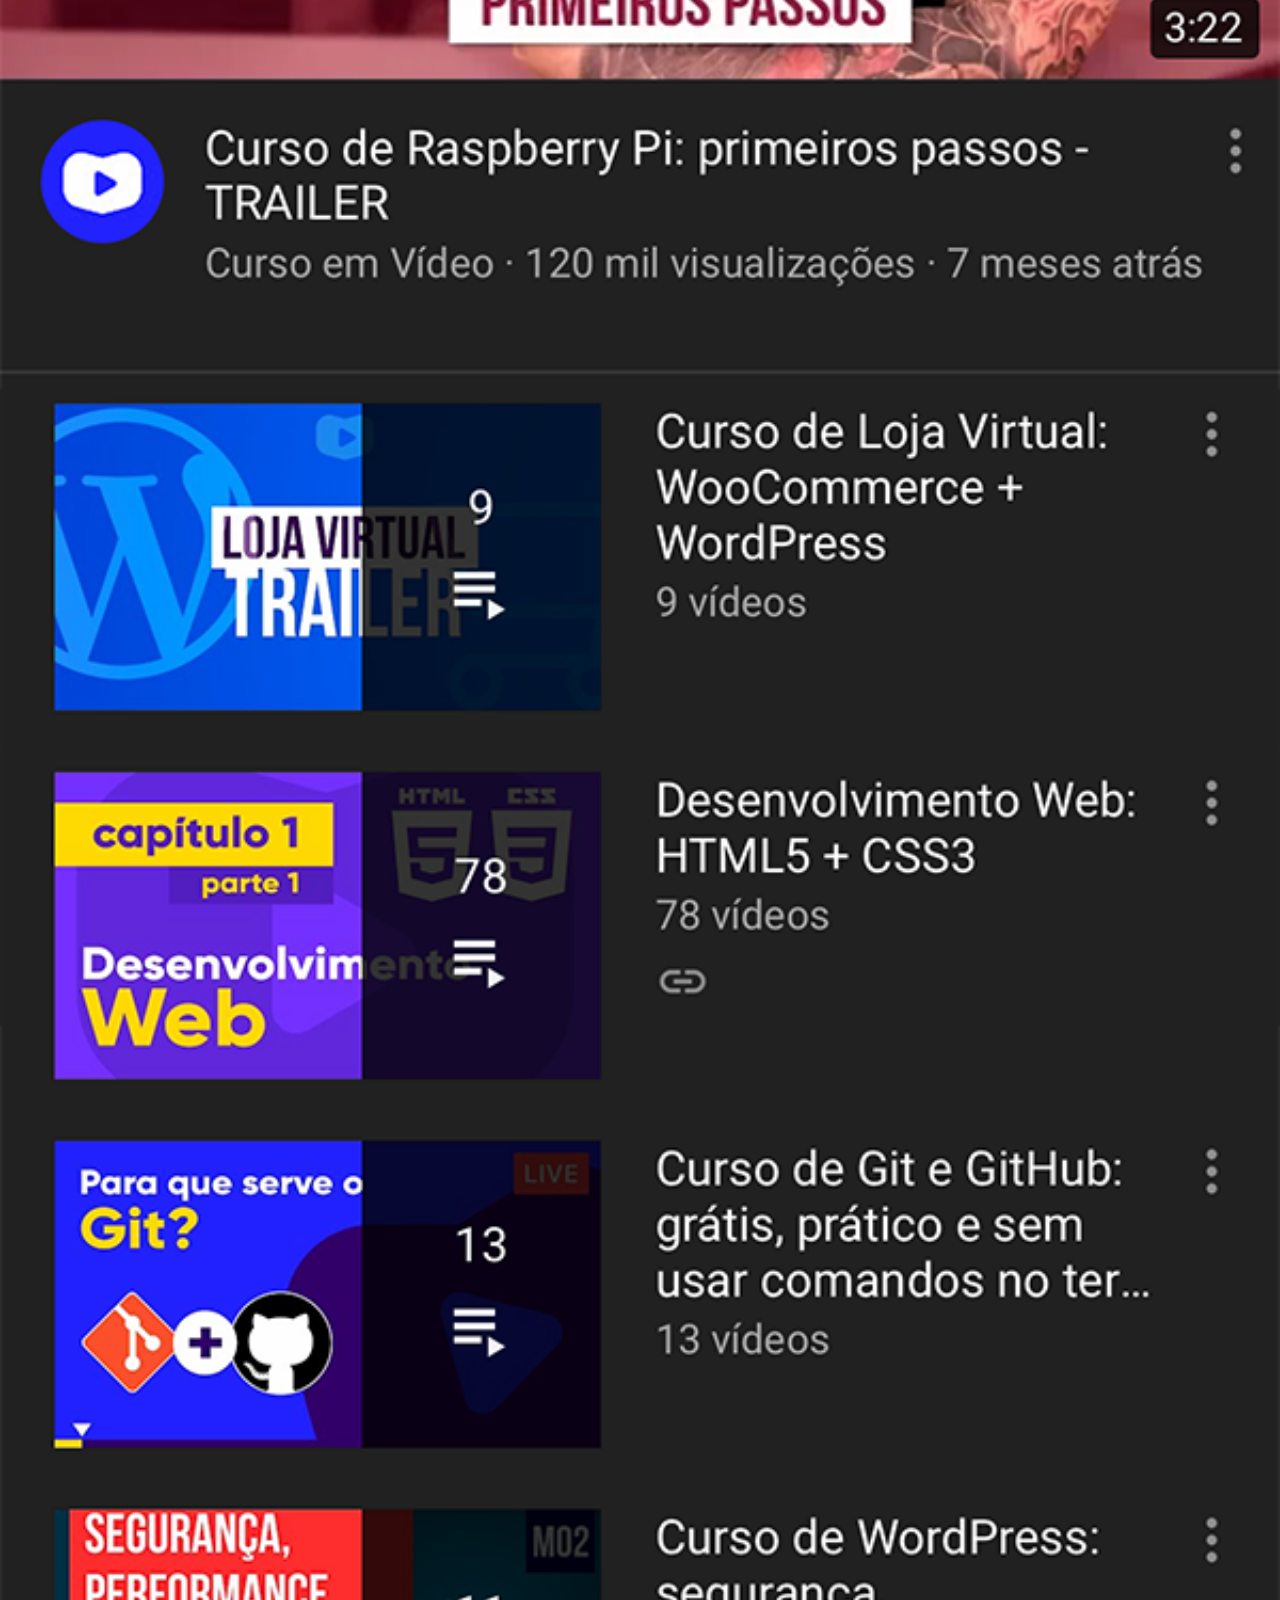
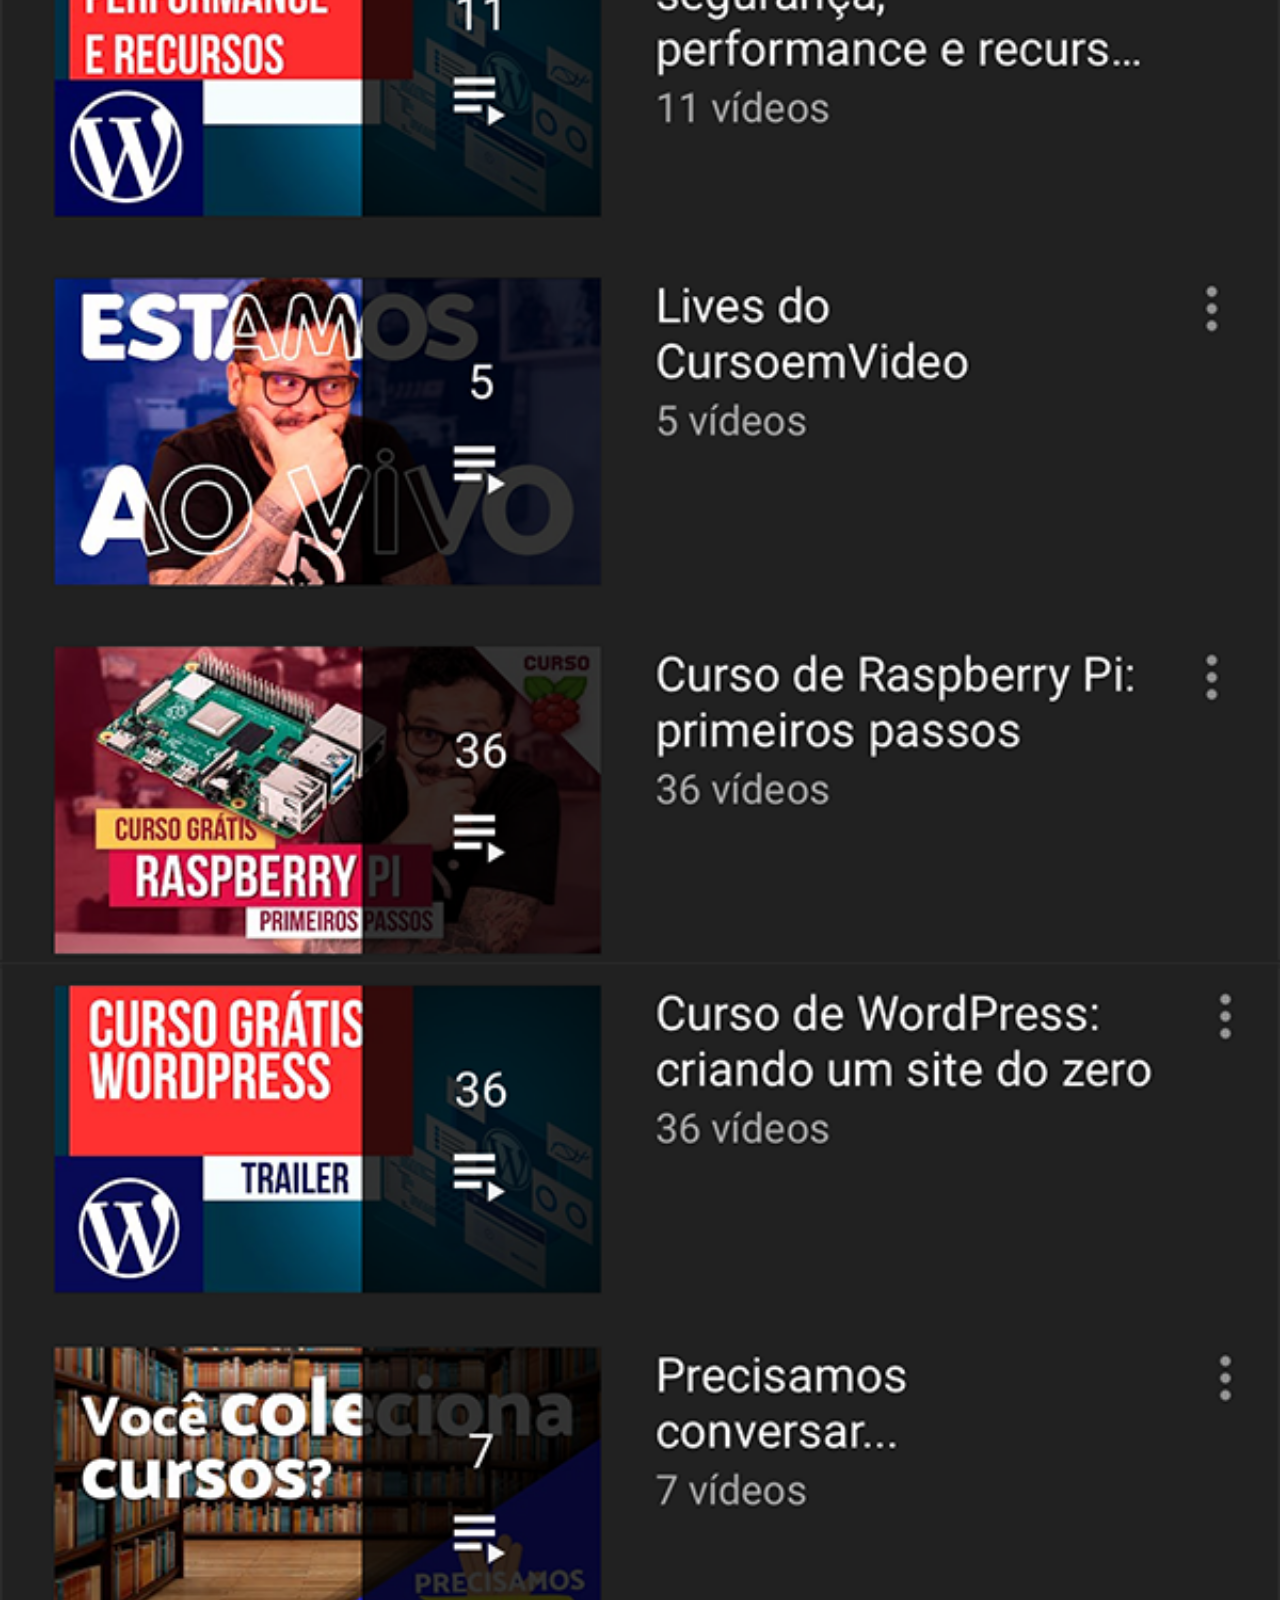
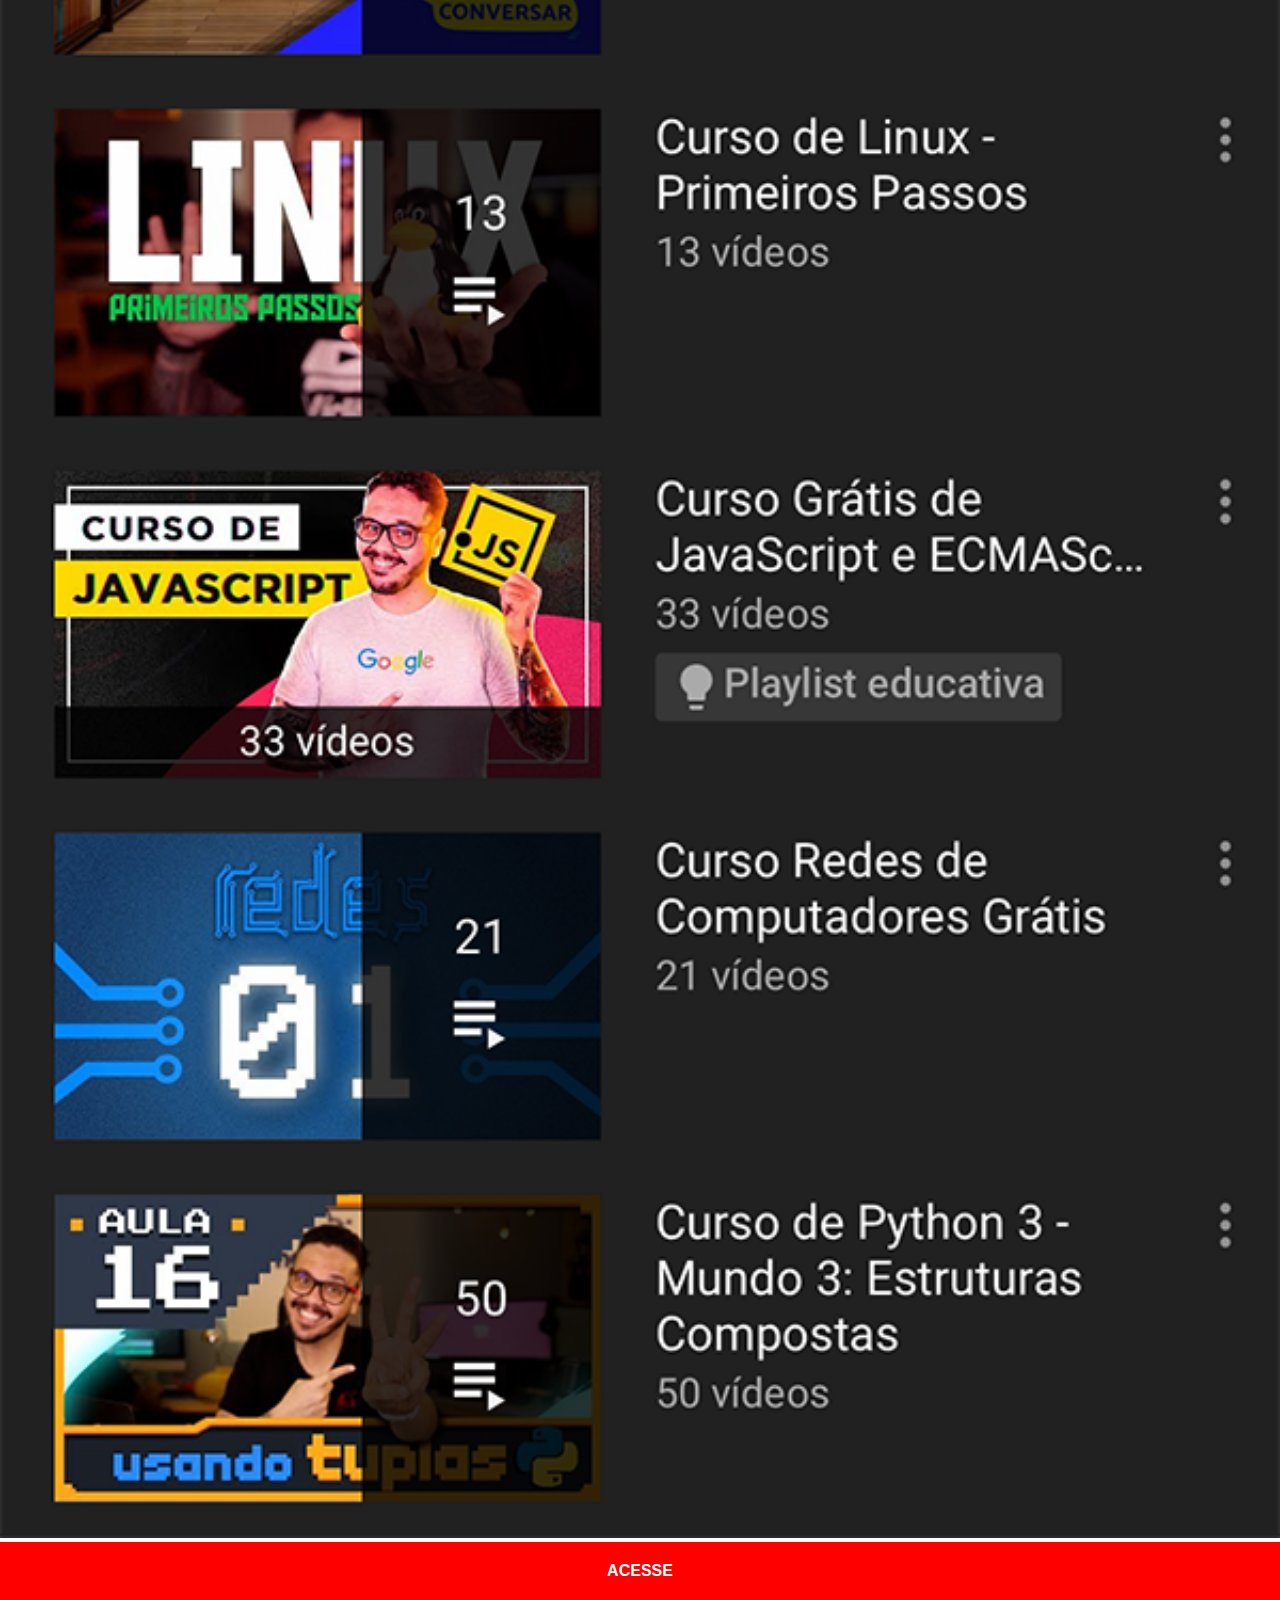
<file: youtube.html>
<!DOCTYPE html>
<html lang="pt-br">
<head>
    <meta charset="UTF-8">
    <meta http-equiv="X-UA-Compatible" content="IE=edge">
    <meta name="viewport" content="width=device-width, initial-scale=1.0">
    <title>YouTube</title>
    <link rel="stylesheet" href="estilos/social.css">
</head>
<body>
    <img src="imagens/tela-youtube.png" alt="YouTube">
    <a href="https://www.youtube.com" target="_blank">ACESSE</a>
    
</body>
</html>
</file>
<file: estilos/style.css>
@charset "UTF-8";

*{
    margin: 0;
    padding: 0;
    font-family: Arial, Helvetica, sans-serif;
}
html, body {
    height: 100vh;
    width: 100vw;
    background-color: black;
}
body{
    background: url('../imagens/fundo-madeira.jpg')no-repeat top center;
    background-size: cover;
    background-attachment: fixed;
}
main{
    height: 100vh;
    position: relative;
   
}
section#telefone{
    position: absolute;
    top: 50%;
    left: 50%;
    transform: translate(-50%, -50%);
    height: 627px;
    width: 311px;
    border-radius: 50px;
    box-shadow: 20px 20px 110px black;
    background: url('../imagens/frame-iphone.png') no-repeat;
}
iframe#tela{
    position: relative;
    top: 80px;
    left: 22px;
    height: 471px;
    width: 267px;
}
section#redes-sociais {
    text-align: right;
}
section#redes-sociais img{
    width: 50px;
    border-radius: 50%;
    margin: 10px;
    box-shadow: 2px 2px 5px rgba(0, 0, 0, 0.675);
    box-sizing: border-box;
}
section#redes-sociais img:hover{
    border: 4px solid rgba(255, 255, 255, 0.385);
    transform: translate(-3px, -3px);
    box-shadow: 5px 5px 10px rgba(0, 0, 0, 0.483);
    transition: transform 0.2s, border 0.3s;
}
</file>
<file: estilos/social.css>
@charset "UTF-8";

*{
    margin: 0px;
    padding: 0px;
    font-family: Arial, Helvetica, sans-serif;
 }
 ::-webkit-scrollbar{
     width: 0;
     height: 0px;
 }
 img{
     width: 100vw;

 }
 a{
     display: block;
     background-color: red;
     color: white;
     padding: 20px;
     text-align: center;
     font-weight: bolder;
     text-decoration: none;
 }
</file>
